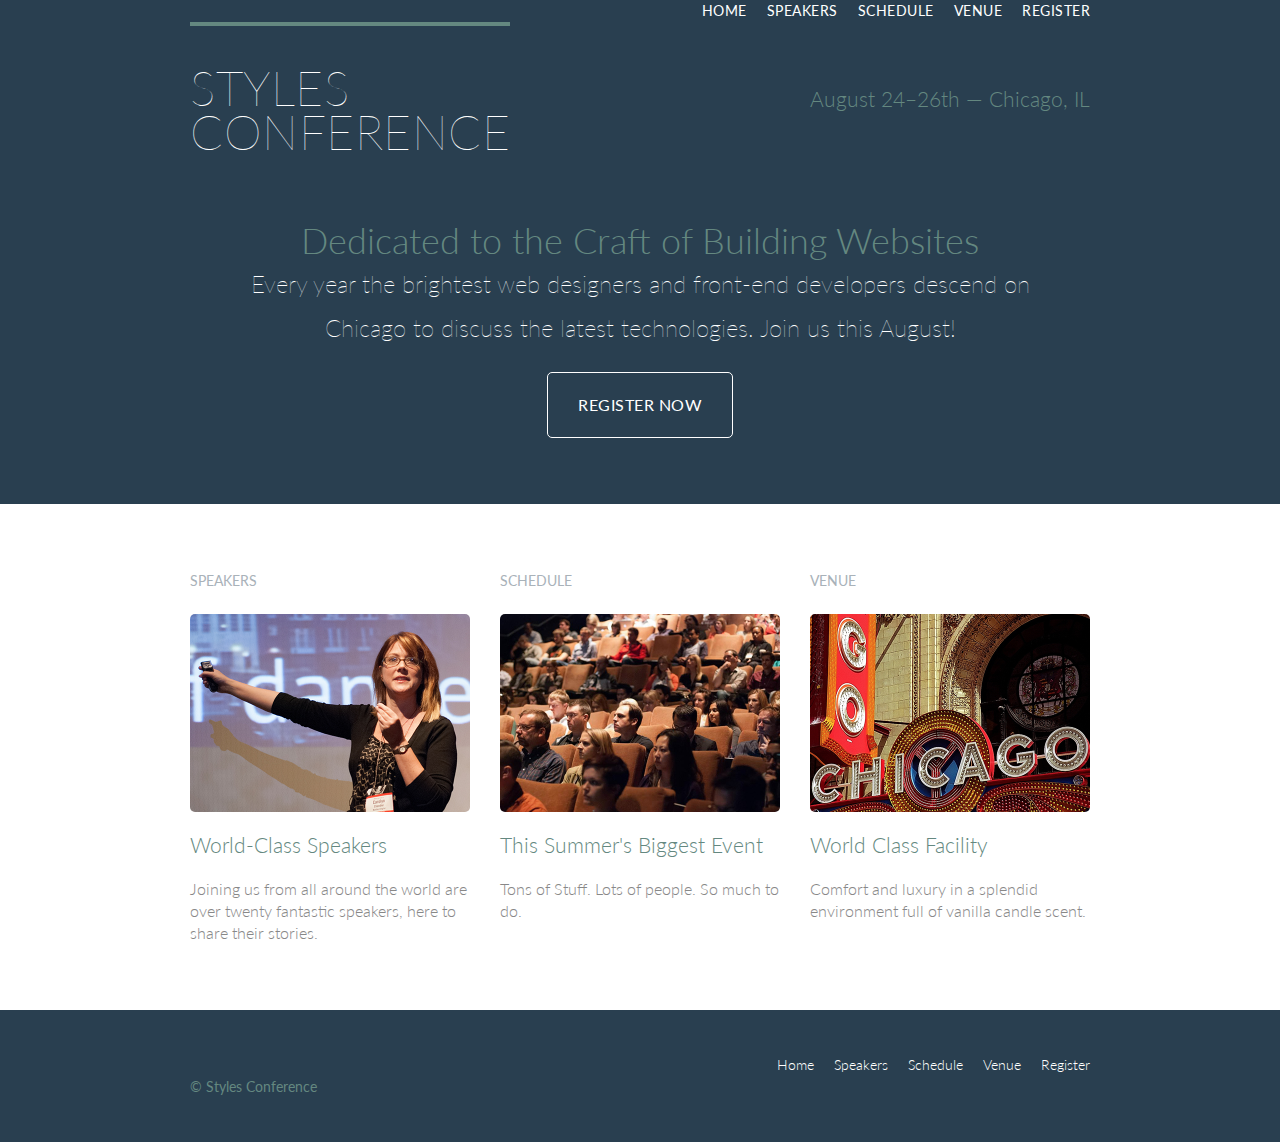
<file: A Beginners Guide to HTML and CSS/styles-conference/index.html>
<!DOCTYPE html>
<hmtl lang = "en">
	<head>
    <meta charset="utf-8">
    <title>Styles Conference</title>
    <link rel="stylesheet" href="assets/stylesheets/main.css">
    <link rel="stylesheet"
  href="http://fonts.googleapis.com/css?family=Lato:100,300,400">
  </head>

  <body>
    <header class="primary-header container group">
        
      <nav class="nav primary-nav">

        <ul>

          <li><a href="index.html">Home</a></li><!--
          --><li><a href="speakers.html">Speakers</a></li><!--
          --><li><a href="schedule.html">Schedule</a></li><!--
          --><li><a href="venue.html">Venue</a></li><!--
          --><li><a href="register.html">Register</a></li>

        </ul>

      </nav>

      <h1 class = "logo">
        <a href = "index.html">Styles <br> Conference</a>
      </h1>
      <h3 class="tagline">August 24&ndash;26th &mdash; Chicago, IL</h3>
    </header>

    <section class="hero container">
      <h2>Dedicated to the Craft of Building Websites</h2>
      <p>Every year the brightest web designers and front-end developers descend on Chicago to discuss the latest technologies. Join us this August!</p>
      <a class = "btn btn-alt" href="register.html">Register Now</a>
    </section>

    <section class="row"> 
    
      <div class="grid">

        <!-- Speakers -->
        <section class="teaser col-1-3">
          <h5>Speakers</h5>
          <a href="speakers.html">
            <img src="assets/images/home/speakers.jpg" alt="Professional Speaker">
            <h3>World-Class Speakers</h3>
          </a>
          <p>Joining us from all around the world are over twenty fantastic speakers, here to share their stories.</p>
        </section><!--
        Schedule
        --><section class="teaser col-1-3">
          <h5>Schedule</h5>
          <a href="schedule.html">
            <img src="assets/images/home/schedule.jpg" alt="Schedule">
            <h3>This Summer's Biggest Event</h3>
          </a>
          <p>Tons of Stuff. Lots of people. So much to do.</p>
        </section><!--

        --><section class="teaser col-1-3">
          <h5>Venue</h5>
          <a href="venue.hmtl">
            <img src="assets/images/home/venue.jpg" alt="The Venue">
            <h3>World Class Facility</h3>
          </a>
          <p>Comfort and luxury in a splendid environment full of vanilla candle scent.</p>
        </section>

      </div>

    </section>

    <footer class="container primary-footer group">

      <nav class="nav">

        <ul>

          <li><a href="index.html">Home</a></li><!--
          --><li><a href="speakers.html">Speakers</a></li><!--
          --><li><a href="schedule.html">Schedule</a></li><!--
          --><li><a href="venue.html">Venue</a></li><!--
          --><li><a href="register.html">Register</a></li>

        </ul>

      </nav>

      <small>&copy; Styles Conference</small>

    </footer>

  </body>

</hmtl>
</file>
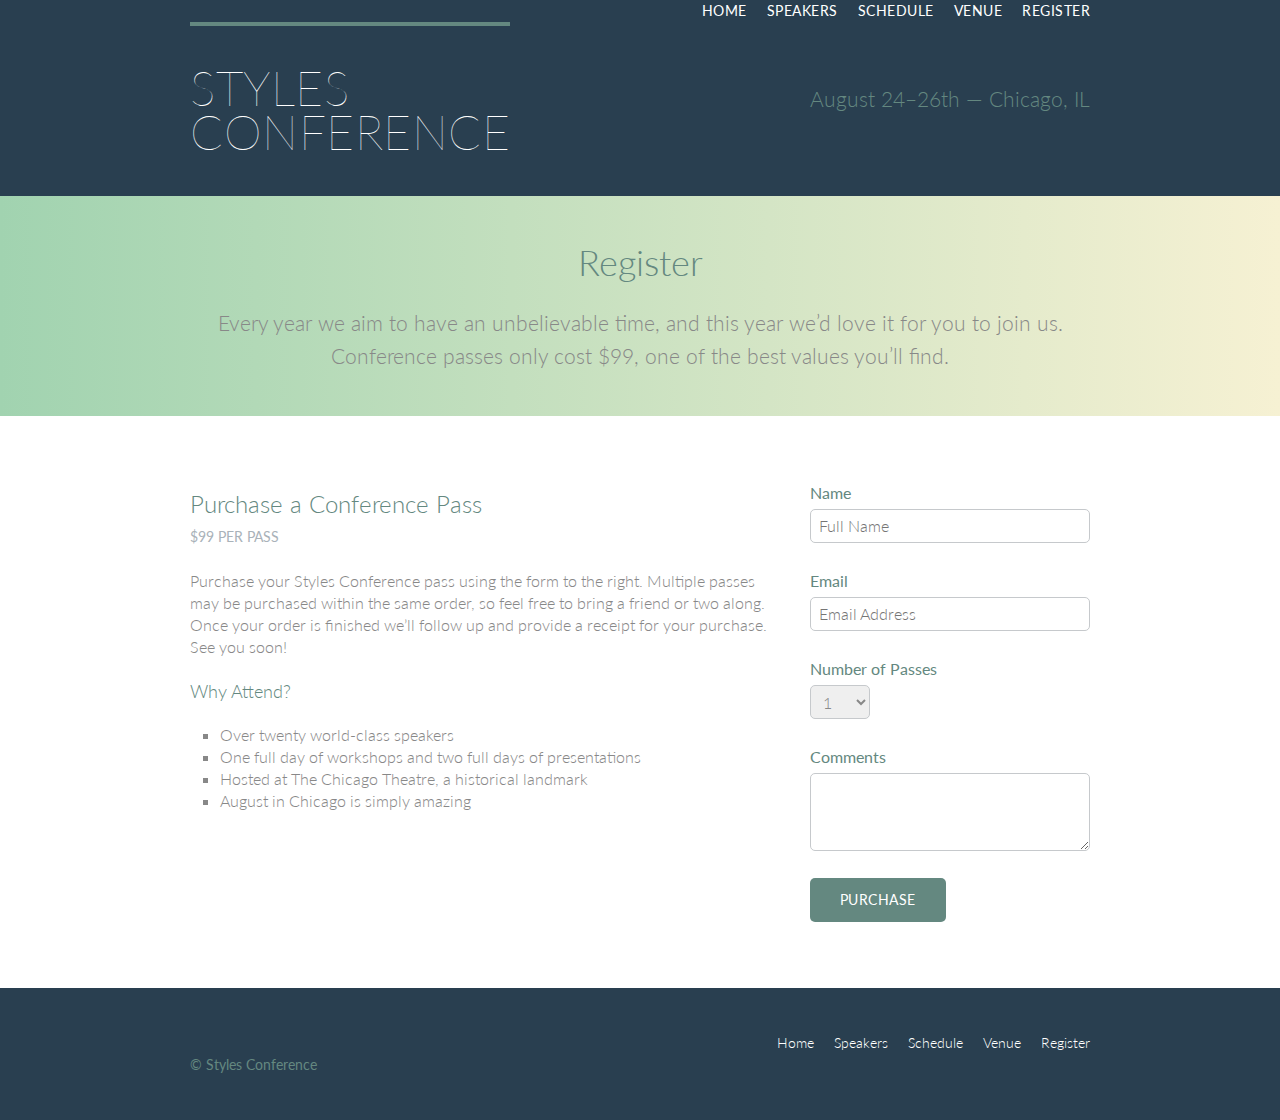
<file: A Beginners Guide to HTML and CSS/styles-conference/register.html>
<!DOCTYPE html>
<hmtl lang = "en">
	<head>
    <meta charset="utf-8">
    <title>Styles Conference</title>
    <link rel="stylesheet" href="assets/stylesheets/main.css">
    <link rel="stylesheet"
  href="http://fonts.googleapis.com/css?family=Lato:100,300,400">
  </head>
  <body>

    <header class="primary-header container group">
        
      <nav class="nav primary-nav">

        <ul>

          <li><a href="index.html">Home</a></li><!--
          --><li><a href="speakers.html">Speakers</a></li><!--
          --><li><a href="schedule.html">Schedule</a></li><!--
          --><li><a href="venue.html">Venue</a></li><!--
          --><li><a href="register.html">Register</a></li>

        </ul>

      </nav>

      <h1 class = "logo">
        <a href = "index.html">Styles <br> Conference</a>
      </h1>
      <h3 class="tagline">August 24&ndash;26th &mdash; Chicago, IL</h3>
    </header>

    <!-- Lead -->

    <section class="row-alt">
      <div class="lead container">

        <h1>Register</h1>

        <p>Every year we aim to have an unbelievable time, and this year we&#8217;d love it for you to join us. Conference passes only cost $99, one of the best values you&#8217;ll find.</p>

      </div>
    </section>

    <!-- Stuff! -->

    <section class="row">

      <div class="grid">

        <section class="col-2-3">

          <h2>Purchase a Conference Pass</h2>
          <h5>$99 per Pass</h5>

          <p>Purchase your Styles Conference pass using the form to the right. Multiple passes may be purchased within the same order, so feel free to bring a friend or two along. Once your order is finished we&#8217;ll follow up and provide a receipt for your purchase. See you soon!</p>

          <h4>Why Attend?</h4>

          <ul class="why-attend">
          <li>Over twenty world-class speakers</li>
            <li>One full day of workshops and two full days of presentations</li>
            <li>Hosted at The Chicago Theatre, a historical landmark</li>
            <li>August in Chicago is simply amazing</li>
          </ul>
          
        </section><!--

        --><form class="col-1-3" action="#" method="post">
          <fieldset class="register-group">
            <label>Name
              <input type="text" name="name" placeholder="Full Name" required>
            </label>

            <label>Email
              <input type="email" name="email" placeholder="Email Address" required>
            </label>

            <label>Number of Passes
              <select name="quantity" required>
                <option value="1" selected>1</option>
                <option value="2">2</option>
                <option value="3">3</option>
                <option value="4">4</option>
                <option value="5">5</option>
              </select>
            </label>

            <label>Comments
              <textarea name="comments"></textarea>
            </label>

          </fieldset>

          <input class="btn btn-default" type="submit" name="submit" value="Purchase">
          
        </form>
        
      </div>

    </section>


    <footer class="container primary-footer group">

      <nav class="nav">
      
        <ul>

          <li><a href="index.html">Home</a></li><!--
          --><li><a href="speakers.html">Speakers</a></li><!--
          --><li><a href="schedule.html">Schedule</a></li><!--
          --><li><a href="venue.html">Venue</a></li><!--
          --><li><a href="register.html">Register</a></li>

        </ul>

      </nav>

      <small>&copy; Styles Conference</small>

    </footer>
    
  </body>
</hmtl>
</file>
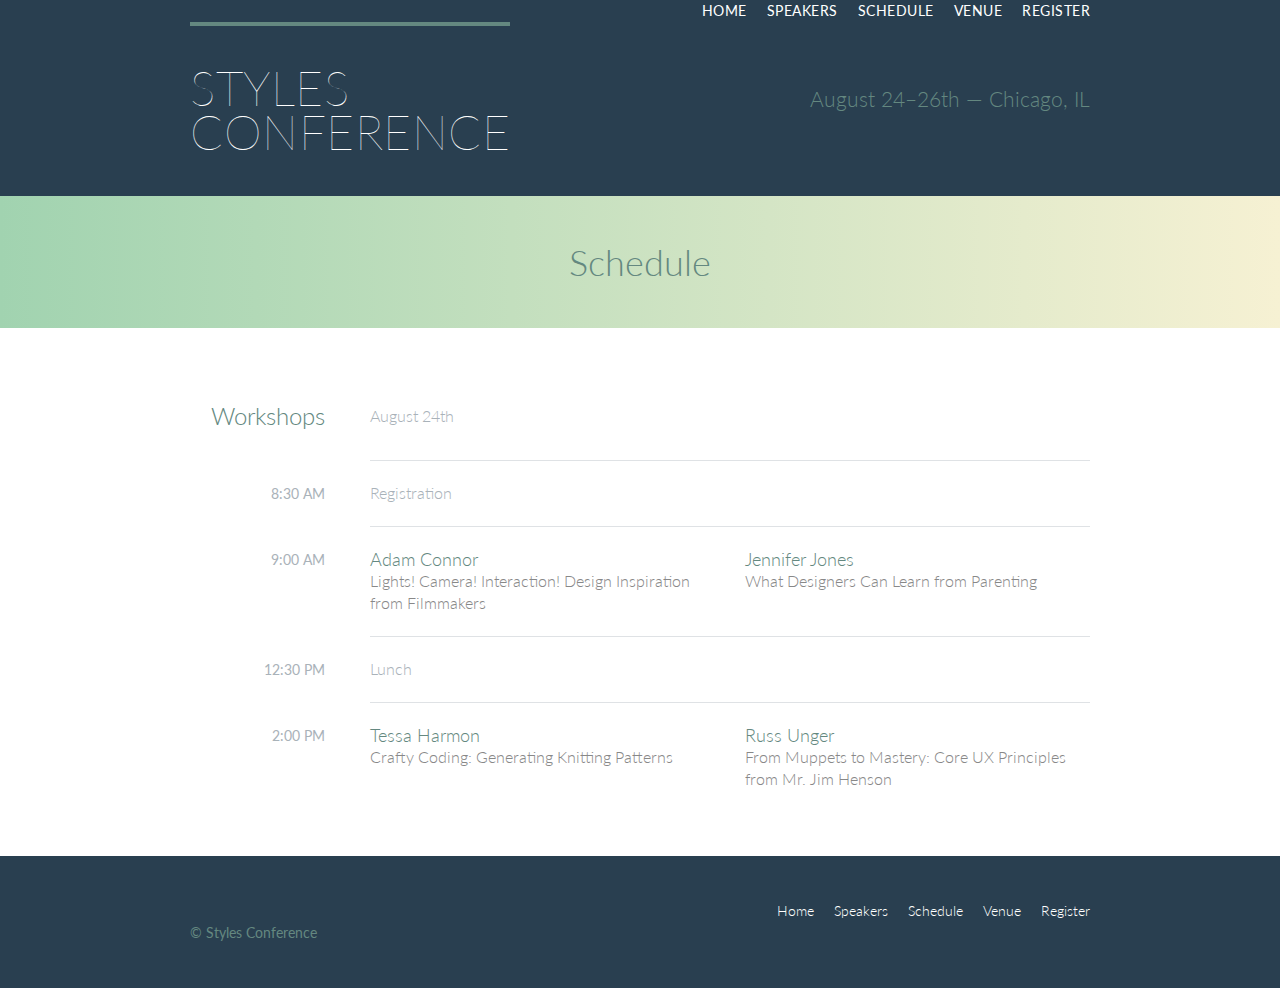
<file: A Beginners Guide to HTML and CSS/styles-conference/schedule.html>
<!DOCTYPE html>
<hmtl lang = "en">
	<head>
    <meta charset="utf-8">
    <title>Styles Conference</title>
    <link rel="stylesheet" href="assets/stylesheets/main.css">
    <link rel="stylesheet"
  href="http://fonts.googleapis.com/css?family=Lato:100,300,400">
  </head>
  <body>

    <header class="primary-header container group">
        
      <nav class="nav primary-nav">

        <ul>

          <li><a href="index.html">Home</a></li><!--
          --><li><a href="speakers.html">Speakers</a></li><!--
          --><li><a href="schedule.html">Schedule</a></li><!--
          --><li><a href="venue.html">Venue</a></li><!--
          --><li><a href="register.html">Register</a></li>

        </ul>

      </nav>

      <h1 class = "logo">
        <a href = "index.html">Styles <br> Conference</a>
      </h1>
      <h3 class="tagline">August 24&ndash;26th &mdash; Chicago, IL</h3>
    </header>

    <section class="row-alt">
      <div class="lead container">

        <h1>Schedule</h1>

      </div>
    </section>

    <section class="row">

      <div class="container">

        <table>

          <thead>

            <tr>

              <th scope="row">Workshops</th>
              <td class="schedule-offset" colspan="2">August 24th</td>

            </tr>

          </thead>

          <tbody>

          <tr>
            
            <th scope="row">
              <time datetime="08:30:00">8:30 AM</time>
            </th>

            <td class="schedule-offset" colspan="2">Registration</td>

          </tr>
          <tr>
            
            <th scope="row">
              
              <time datetime="09:00:00">9:00 AM</time>

            </th>
            <td>
              <a href="speakers.html#adam-connor">
              <h4>Adam Connor</h4>
              Lights! Camera! Interaction! Design Inspiration from Filmmakers
              </a>
            </td>
            <td>
              <a href="speakers.html#jennifer-jones">
                <h4>Jennifer Jones</h4>
                What Designers Can Learn from Parenting
              </a>
            </td>

          </tr>
          <tr>
            <th scope="row">
              <time datetime="12:30:00">12:30 PM</time>
            </th>
            <td  class="schedule-offset" colspan="2">
              Lunch
            </td>
          </tr>
          <tr>
            <th scope="row">
              <time datetime="14:00">2:00 PM</time>
            </th>
            <td>
              <a href="speakers.html#tessa-harmon">
                <h4>Tessa Harmon</h4>
                Crafty Coding: Generating Knitting Patterns
              </a>
            </td>
            <td>
              <a href="speakers.html#russ-unger">
                <h4>Russ Unger</h4>
                From Muppets to Mastery: Core UX Principles from Mr. Jim Henson
              </a>
            </td>
          </tr>

          </tbody>

        </table>
        
      </div>

    </section>


    <footer class="container primary-footer group">

      <nav class="nav">
      
        <ul>

          <li><a href="index.html">Home</a></li><!--
          --><li><a href="speakers.html">Speakers</a></li><!--
          --><li><a href="schedule.html">Schedule</a></li><!--
          --><li><a href="venue.html">Venue</a></li><!--
          --><li><a href="register.html">Register</a></li>

        </ul>

      </nav>

      <small>&copy; Styles Conference</small>

    </footer>
  </body>
</hmtl>
</file>
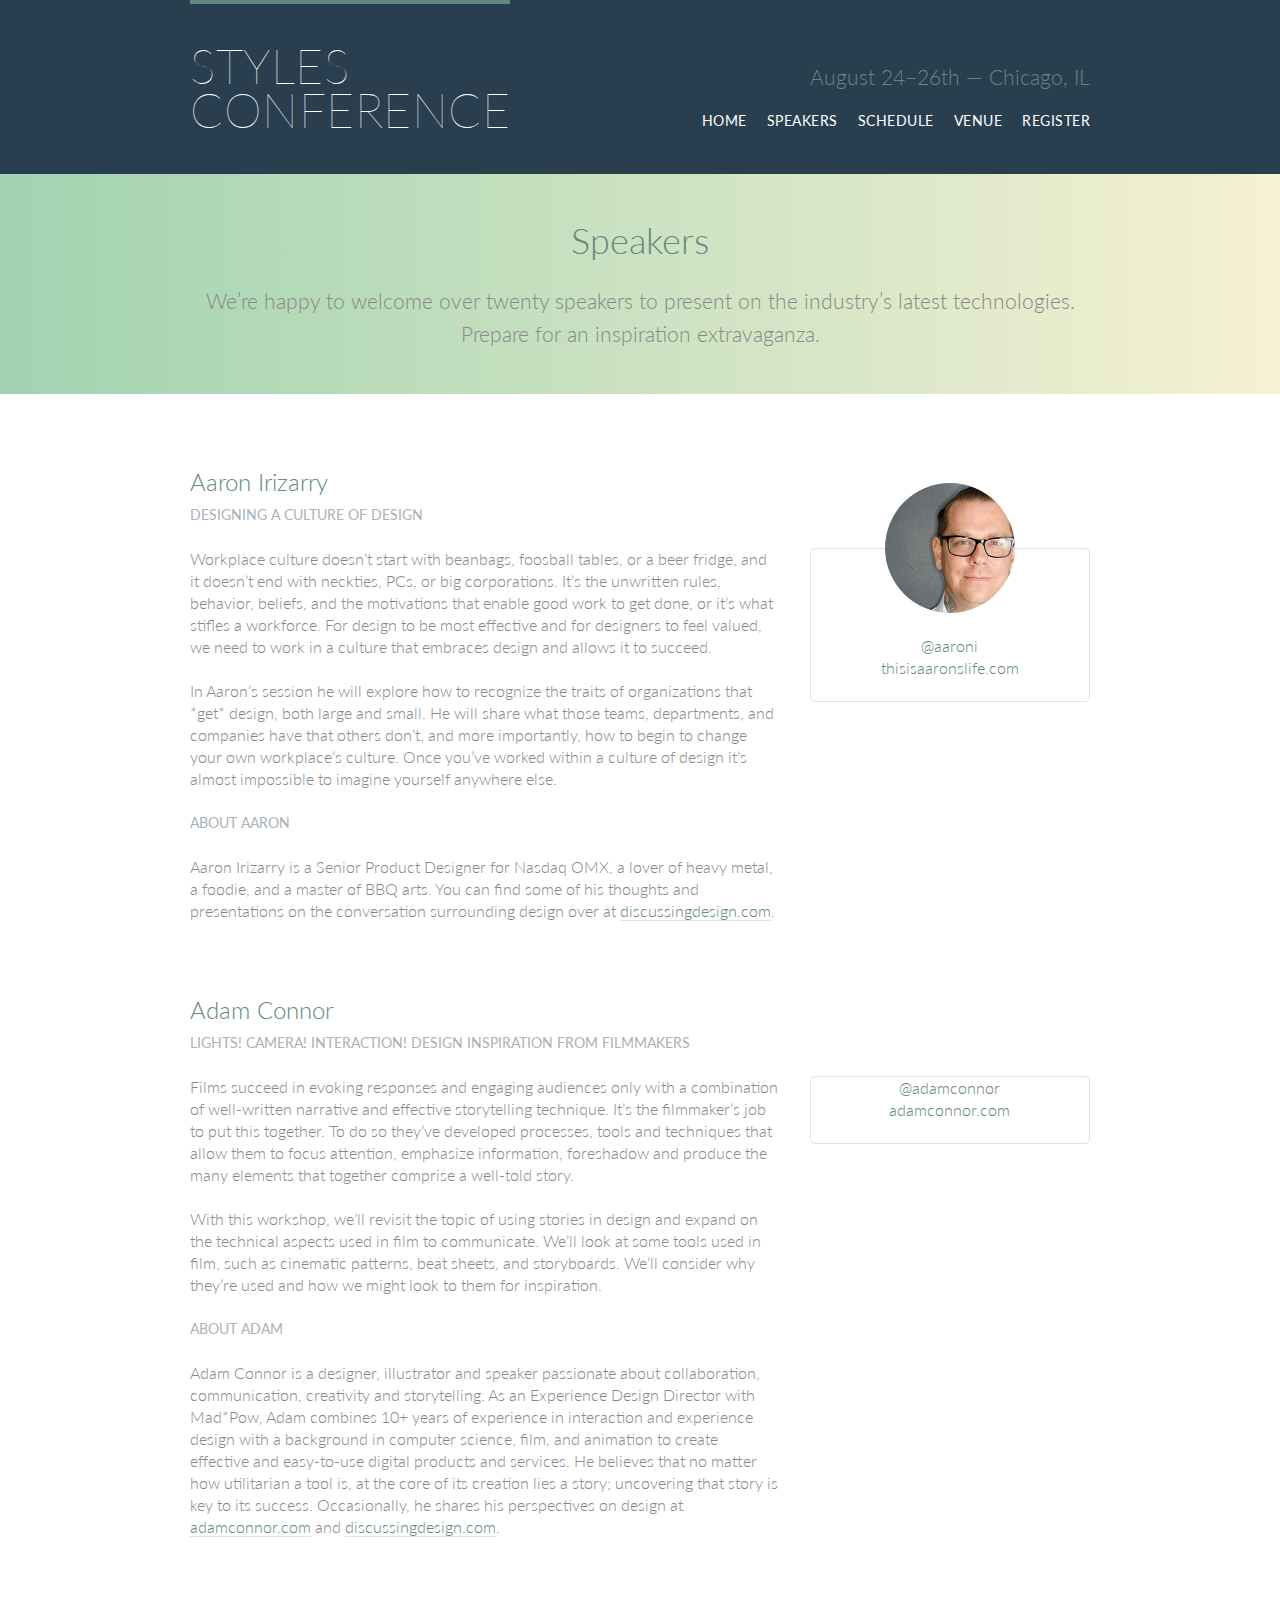
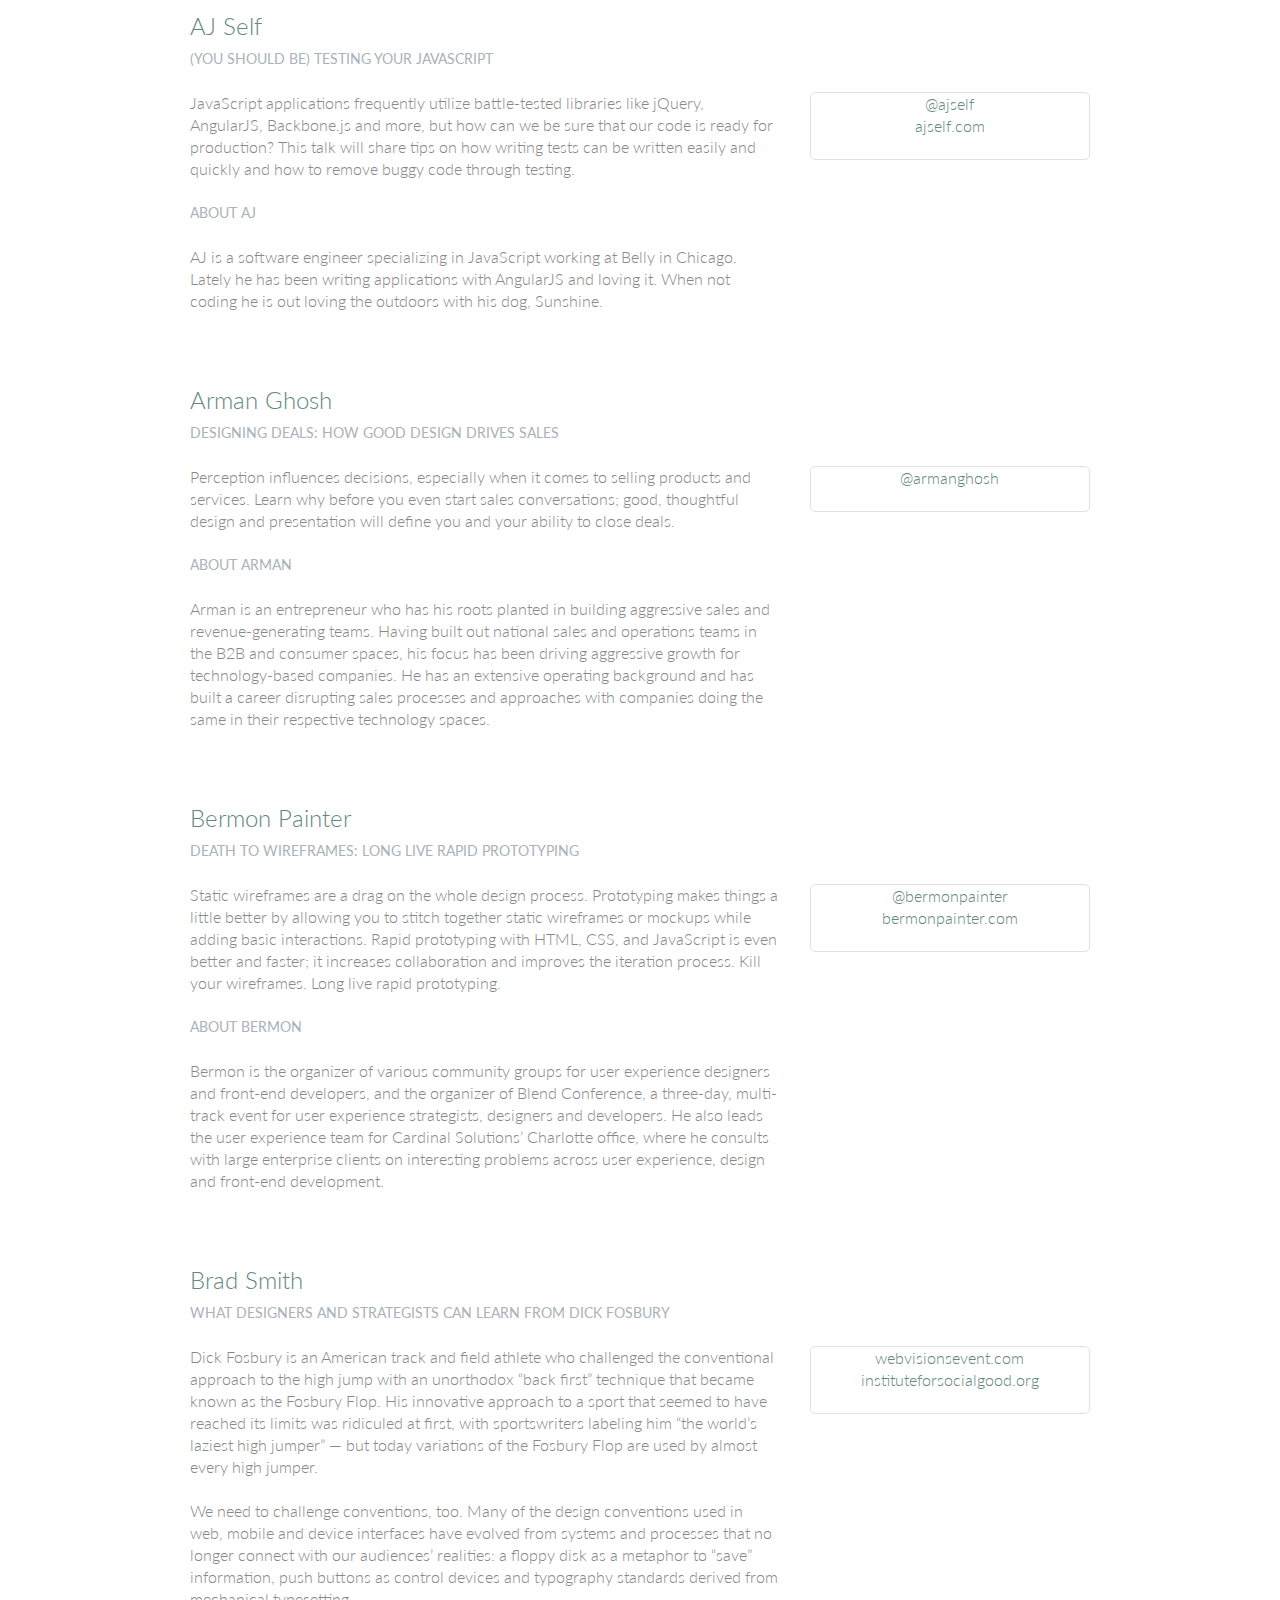
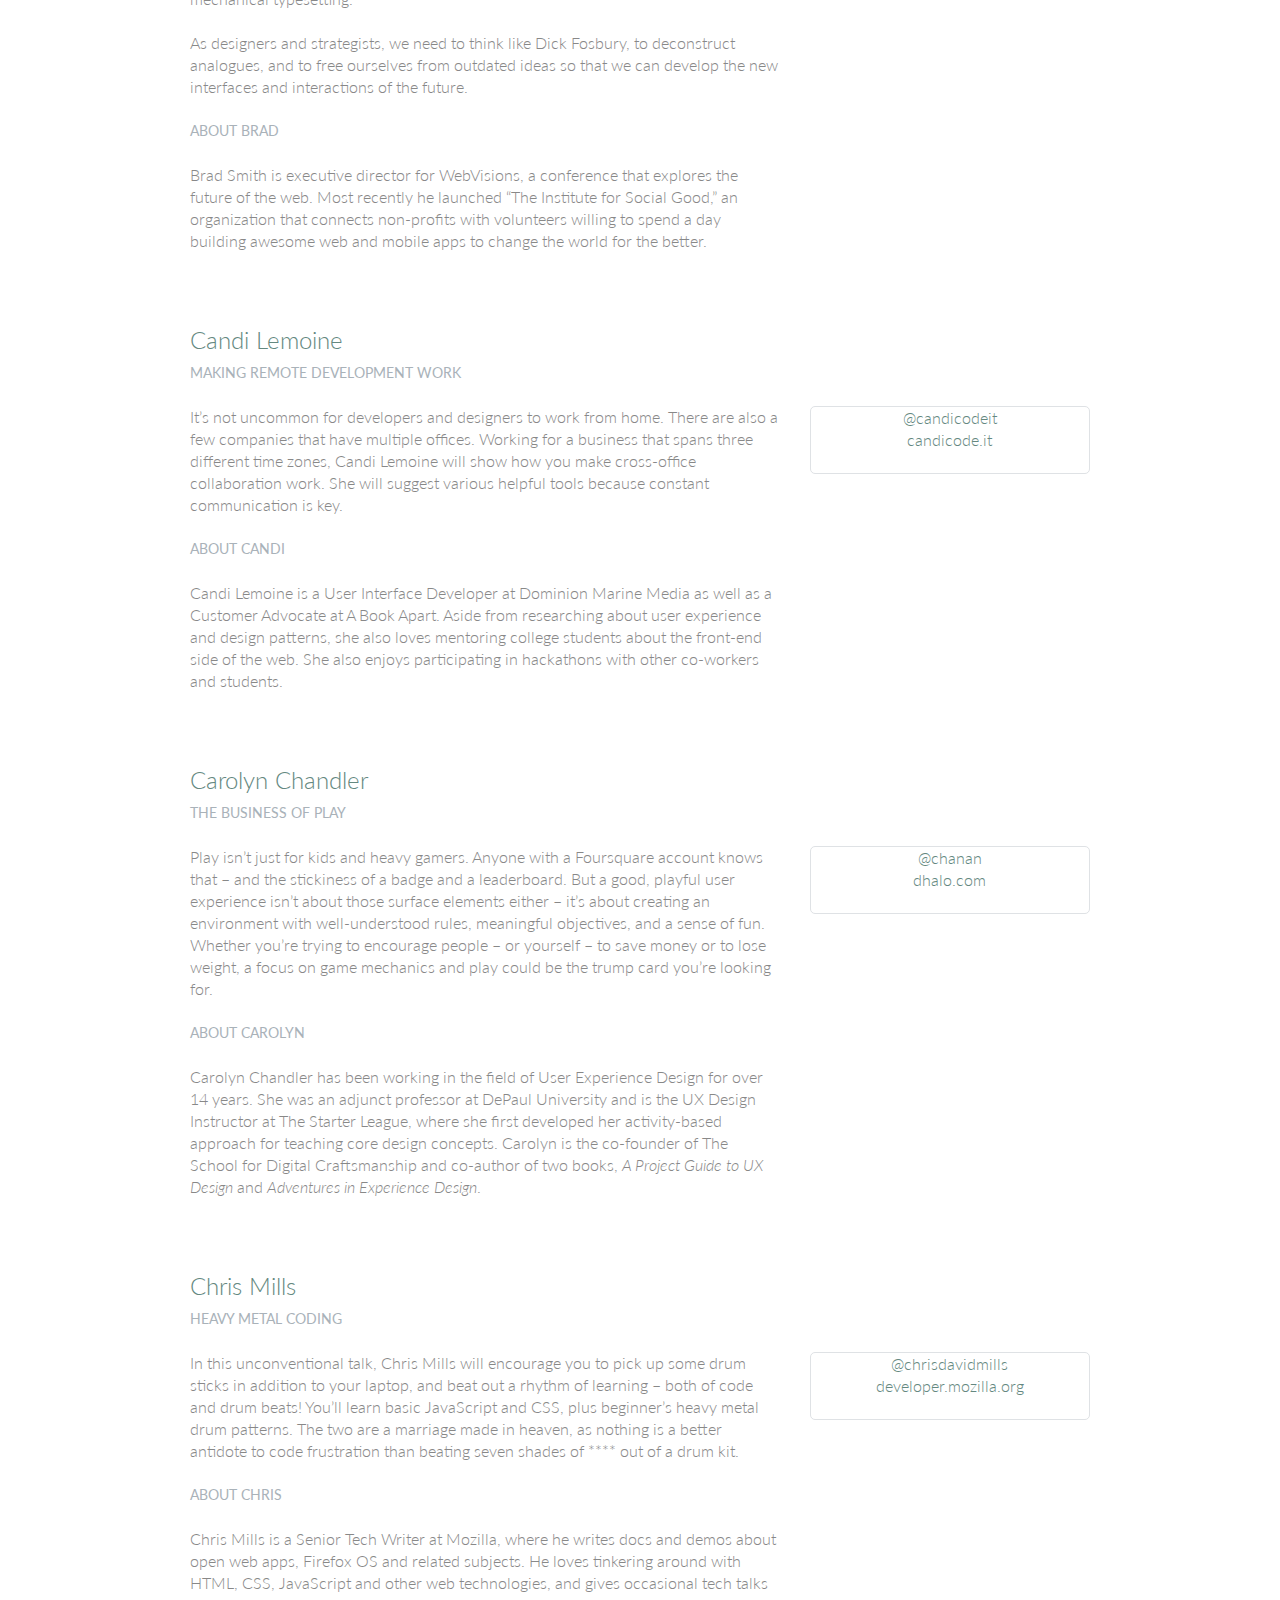
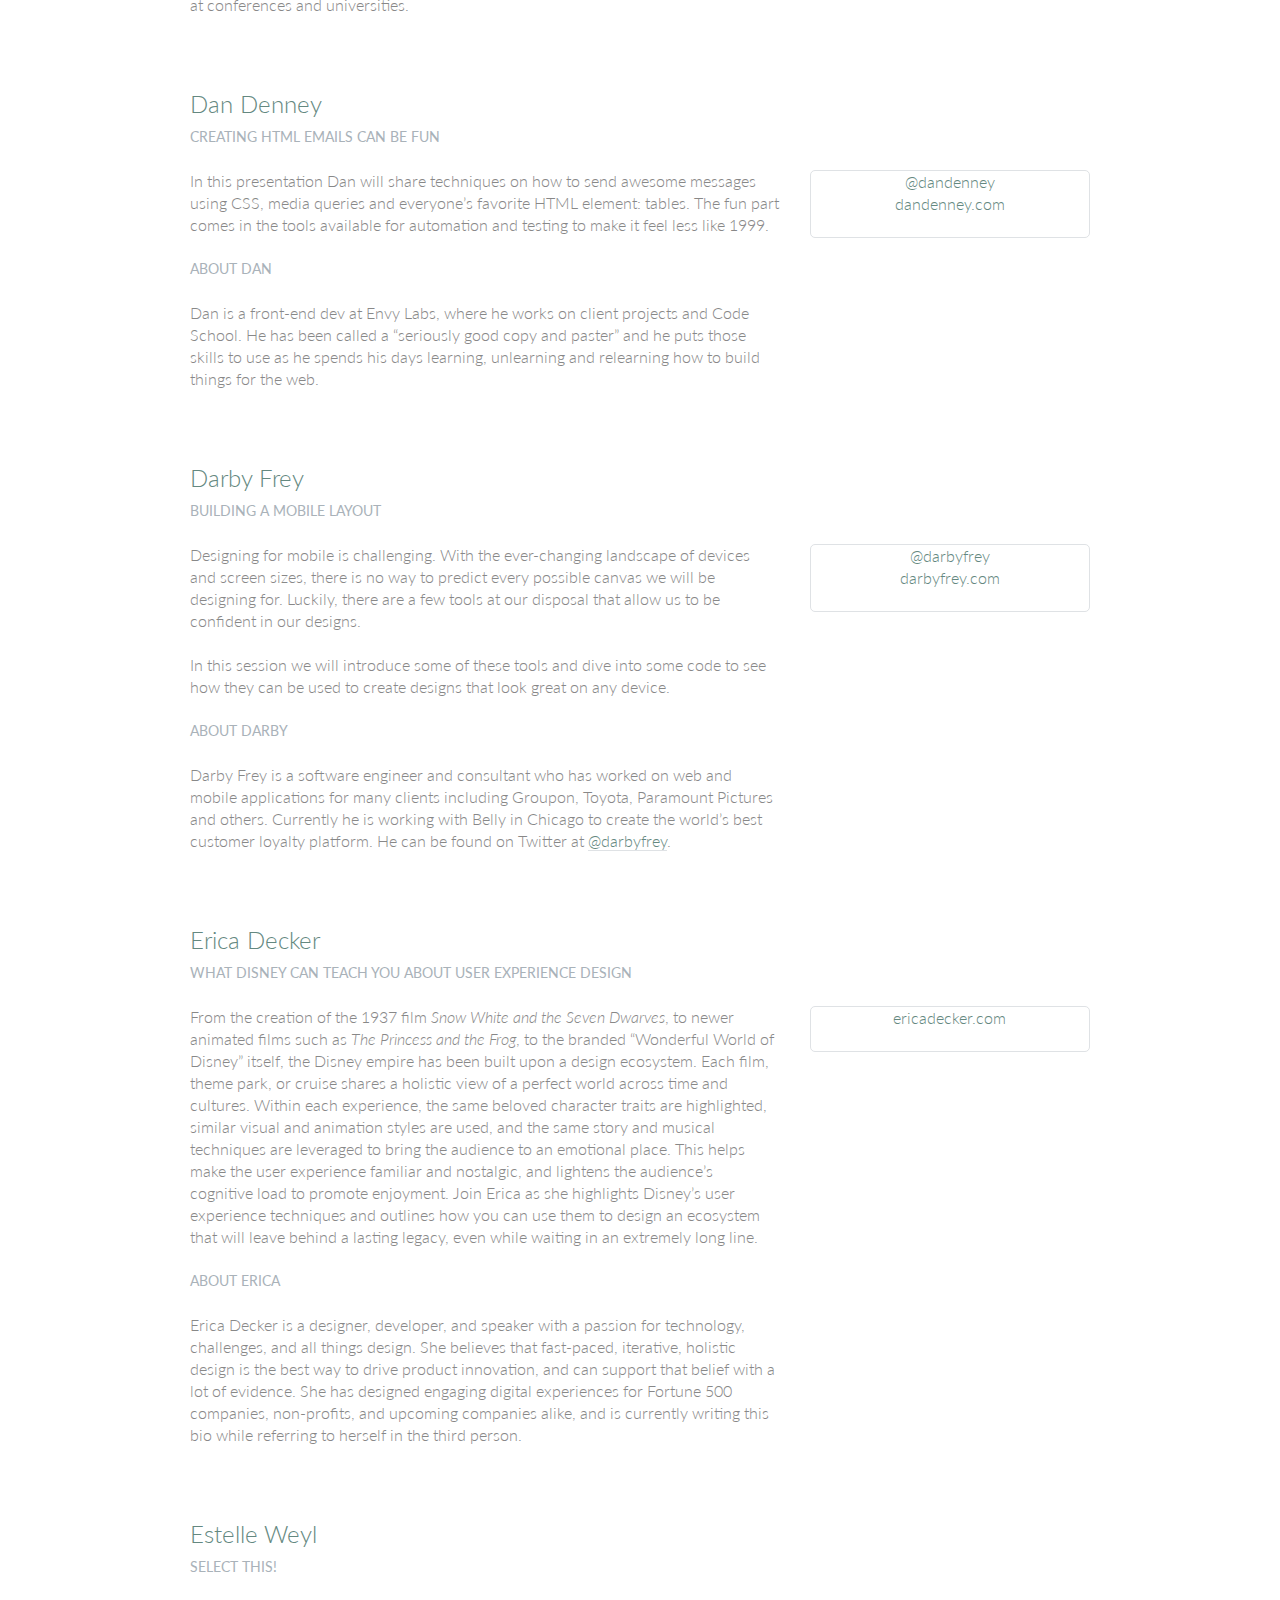
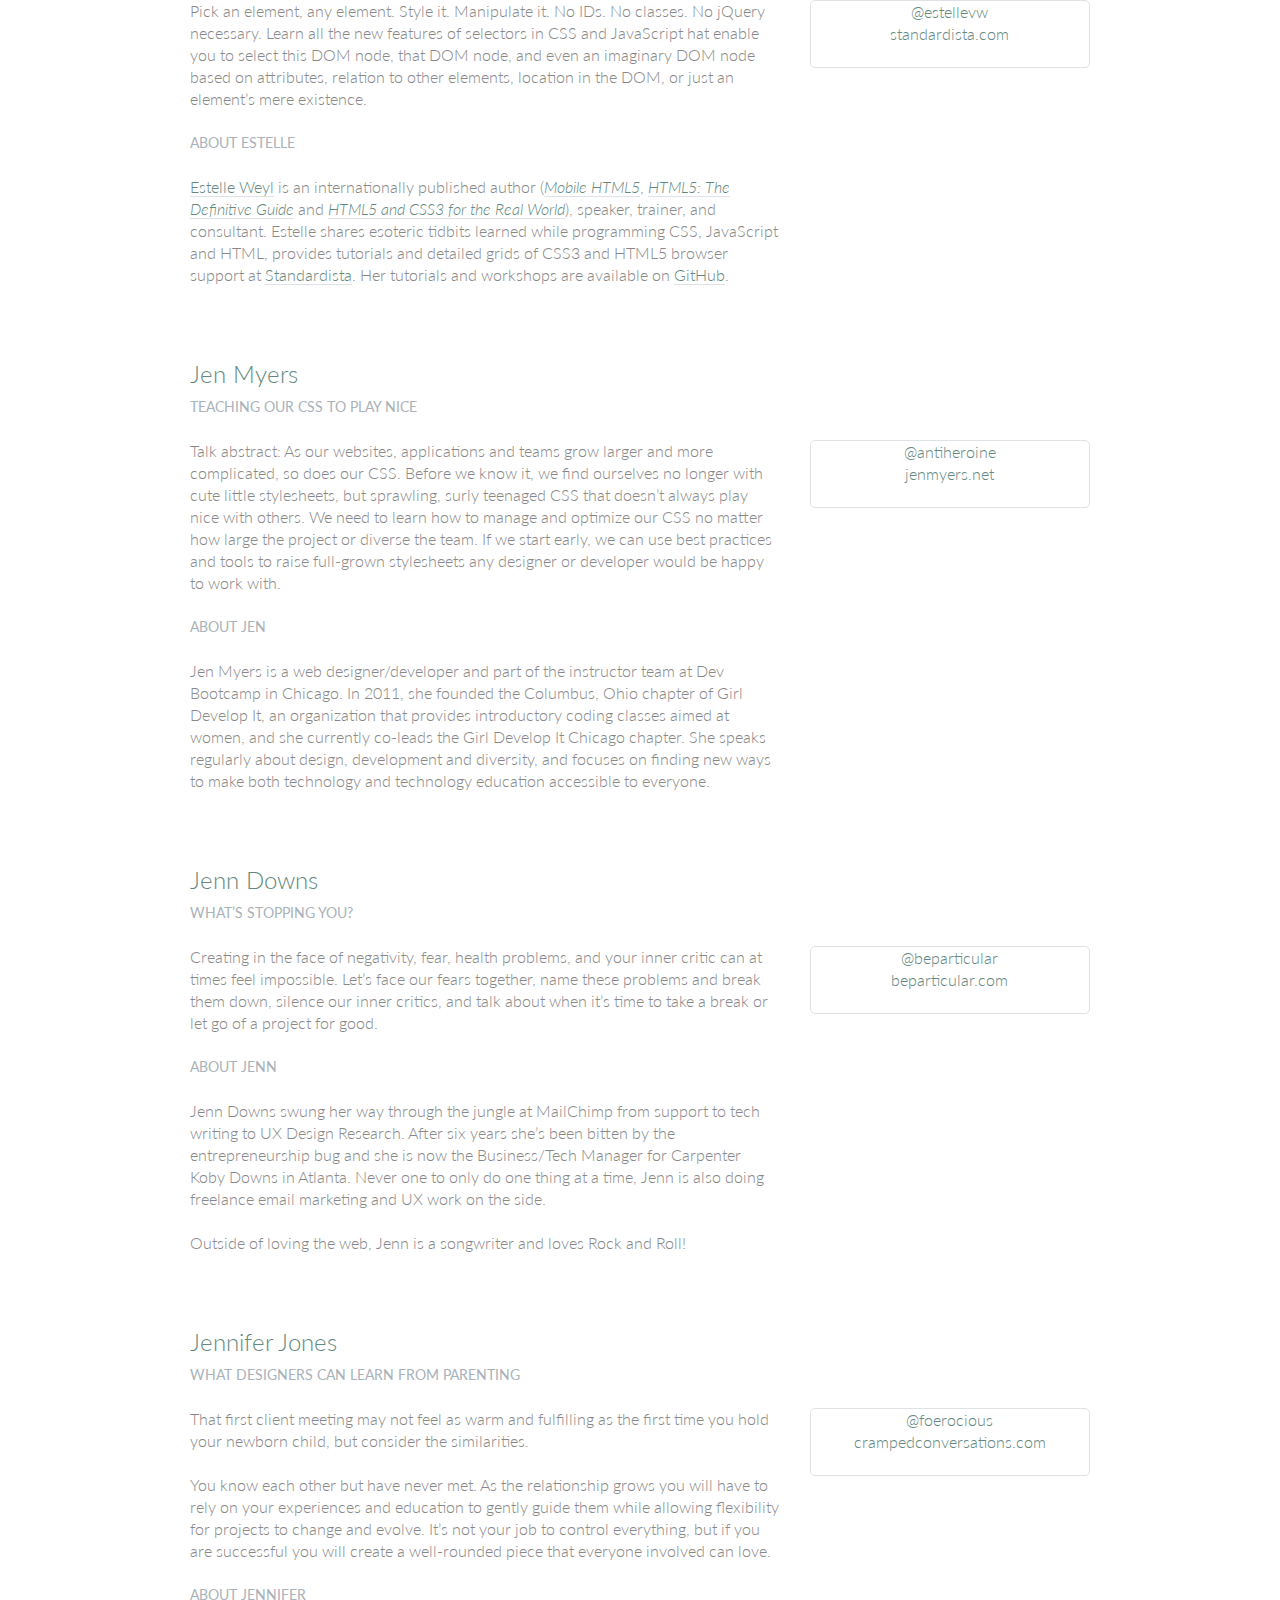
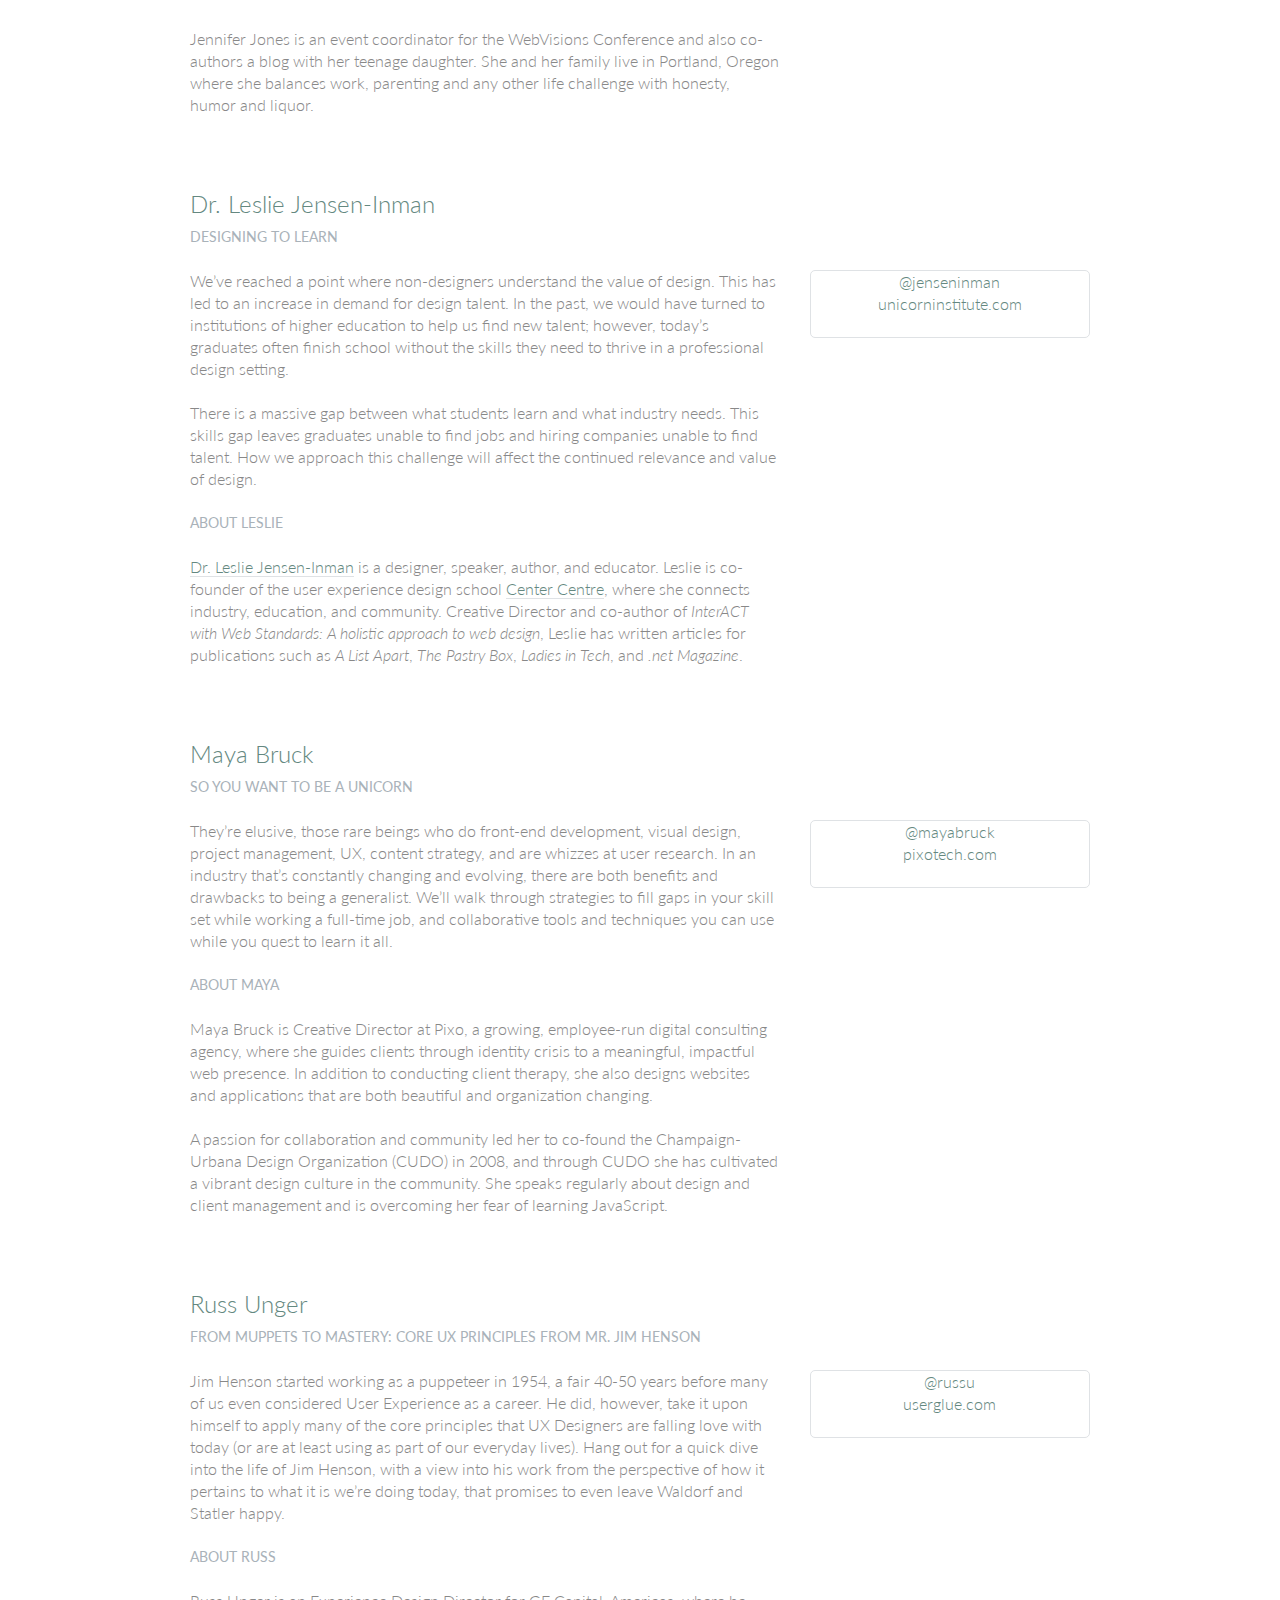
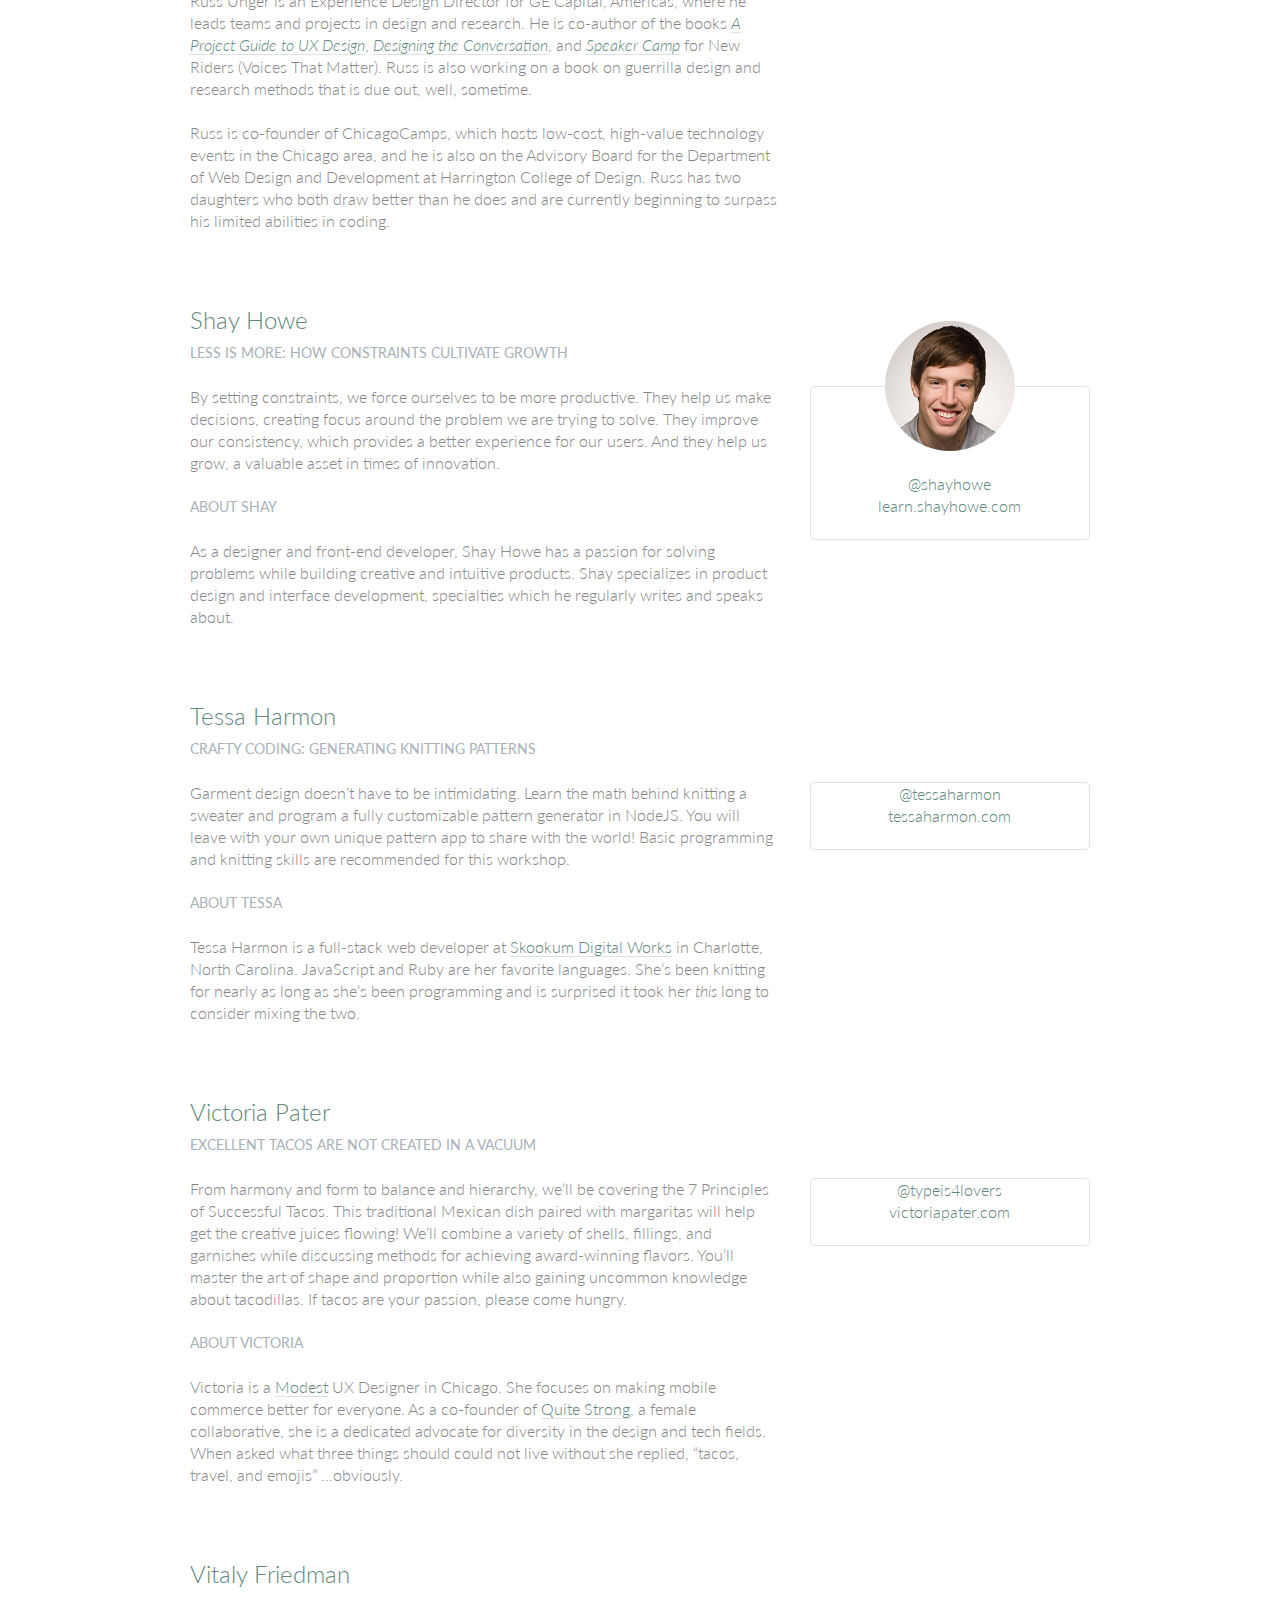
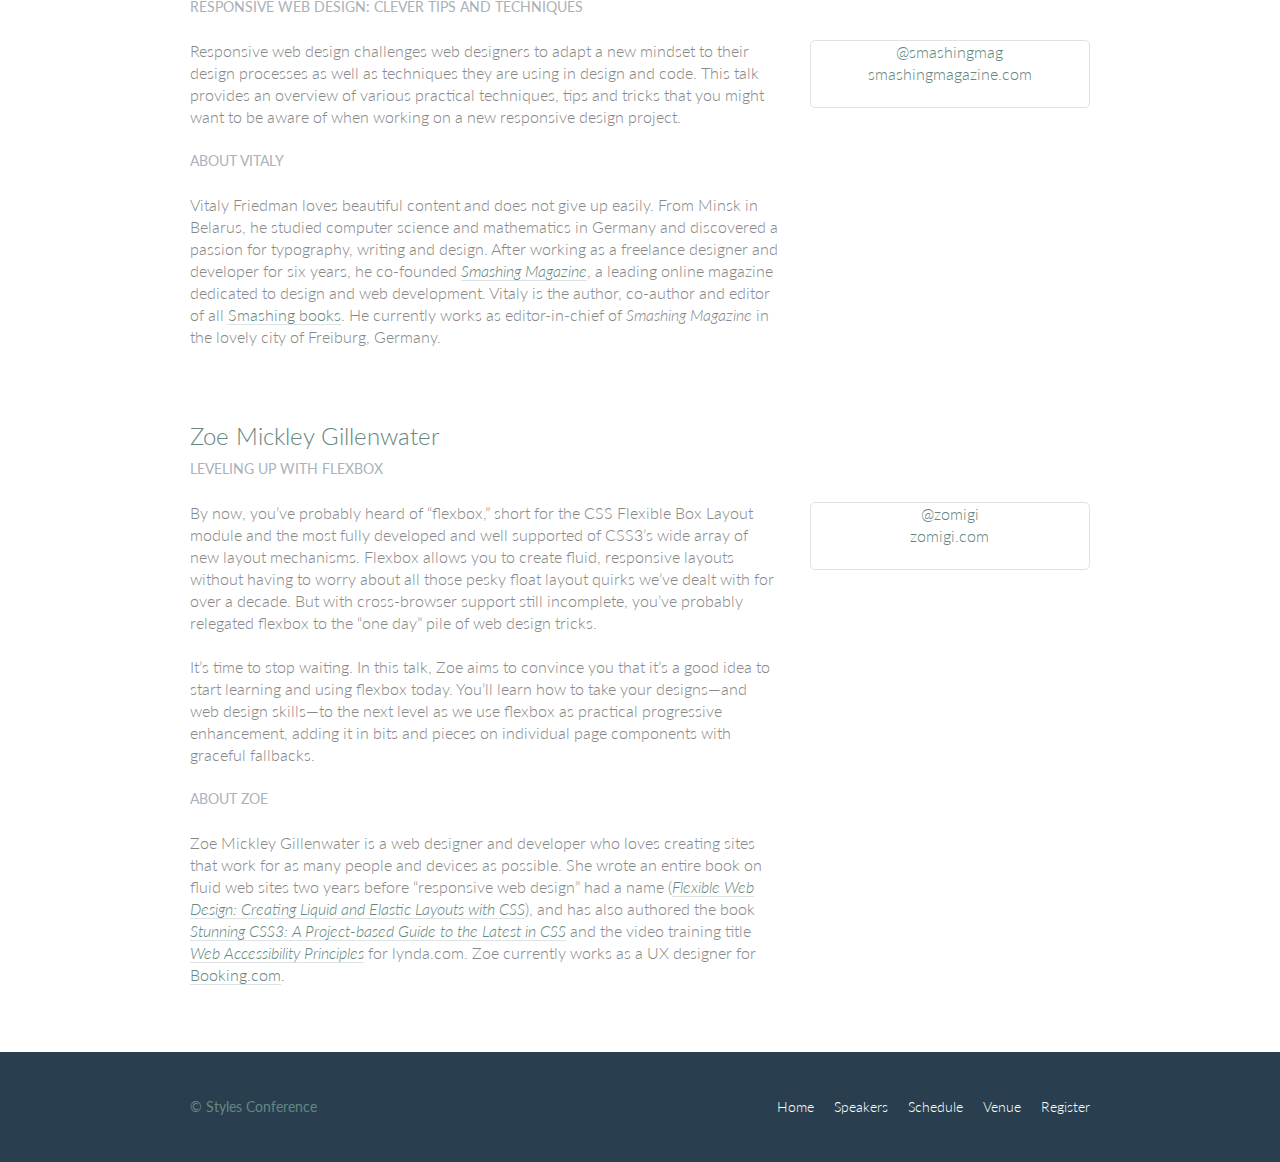
<file: A Beginners Guide to HTML and CSS/styles-conference/speakers.html>
<!DOCTYPE html>
<html lang="en">

  <head>
    <meta charset="utf-8">
    <title>Speakers - Styles Conference</title>
    <link rel="stylesheet" href="assets/stylesheets/main.css">
    <link rel="stylesheet" href="http://fonts.googleapis.com/css?family=Lato:100,300,400">
  </head>

  <body>

    <!-- Header -->

    <header class="primary-header container group">

      <h1 class="logo">
        <a href="index.html">Styles <br> Conference</a>
      </h1>

      <h3 class="tagline">August 24&ndash;26th &mdash; Chicago, IL</h3>

      <nav class="nav primary-nav">
        <ul>
          <li><a href="index.html">Home</a></li><!--
          --><li><a href="speakers.html">Speakers</a></li><!--
          --><li><a href="schedule.html">Schedule</a></li><!--
          --><li><a href="venue.html">Venue</a></li><!--
          --><li><a href="register.html">Register</a></li>
        </ul>
      </nav>

    </header>

    <!-- Lead -->

    <section class="row-alt">
      <div class="lead container">

        <h1>Speakers</h1>

        <p>We&#8217;re happy to welcome over twenty speakers to present on the industry&#8217;s latest technologies. Prepare for an inspiration extravaganza.</p>

      </div>
    </section>

    <!-- Main content -->

    <section class="row">
      <div class="grid">

        <!-- Aaron Irizarry -->

        <section class="speaker" id="aaron-irizarry">

          <div class="col-2-3">

            <h2>Aaron Irizarry</h2>
            <h5>Designing a Culture of Design</h5>

            <p>Workplace culture doesn&#8217;t start with beanbags, foosball tables, or a beer fridge, and it doesn&#8217;t end with neckties, PCs, or big corporations. It&#8217;s the unwritten rules, behavior, beliefs, and the motivations that enable good work to get done, or it&#8217;s what stifles a workforce. For design to be most effective and for designers to feel valued, we need to work in a culture that embraces design and allows it to succeed.</p>

            <p>In Aaron&#8217;s session he will explore how to recognize the traits of organizations that *get* design, both large and small. He will share what those teams, departments, and companies have that others don&#8217;t, and more importantly, how to begin to change your own workplace&#8217;s culture. Once you&#8217;ve worked within a culture of design it&#8217;s almost impossible to imagine yourself anywhere else.</p>

            <h5>About Aaron</h5>

            <p>Aaron Irizarry is a Senior Product Designer for Nasdaq OMX, a lover of heavy metal, a foodie, and a master of BBQ arts. You can find some of his thoughts and presentations on the conversation surrounding design over at <a href="http://www.discussingdesign.com/">discussingdesign.com</a>.</p>

          </div><!--

          --><aside class="col-1-3">
            <div class="speaker-info">

            <img src="assets/images/speakers/aaron-irizarry.jpg" alt="Aaron Irizarry">

              <ul>
                <li><a href="https://twitter.com/aaroni">@aaroni</a></li>
                <li><a href="http://www.thisisaaronslife.com/">thisisaaronslife.com</a></li>
              </ul>

            </div>
          </aside>

        </section>

        <!-- Adam Connor -->

        <section class="speaker" id="adam-connor">

          <div class="col-2-3">

            <h2>Adam Connor</h2>
            <h5>Lights! Camera! Interaction! Design Inspiration from Filmmakers</h5>

            <p>Films succeed in evoking responses and engaging audiences only with a combination of well-written narrative and effective storytelling technique. It&#8217;s the filmmaker&#8217;s job to put this together. To do so they&#8217;ve developed processes, tools and techniques that allow them to focus attention, emphasize information, foreshadow and produce the many elements that together comprise a well-told story.</p>

            <p>With this workshop, we&#8217;ll revisit the topic of using stories in design and expand on the technical aspects used in film to communicate. We&#8217;ll look at some tools used in film, such as cinematic patterns, beat sheets, and storyboards. We&#8217;ll consider why they&#8217;re used and how we might look to them for inspiration.</p>

            <h5>About Adam</h5>

            <p>Adam Connor is a designer, illustrator and speaker passionate about collaboration, communication, creativity and storytelling. As an Experience Design Director with Mad*Pow, Adam combines 10+ years of experience in interaction and experience design with a background in computer science, film, and animation to create effective and easy-to-use digital products and services. He believes that no matter how utilitarian a tool is, at the core of its creation lies a story; uncovering that story is key to its success. Occasionally, he shares his perspectives on design at <a href="http://adamconnor.com/">adamconnor.com</a> and <a href="http://www.discussingdesign.com/">discussingdesign.com</a>.</p>

          </div><!--

          --><aside class="col-1-3">
            <div class="speaker-info">

              <ul>
                <li><a href="https://twitter.com/adamconnor">@adamconnor</a></li>
                <li><a href="http://adamconnor.com/">adamconnor.com</a></li>
              </ul>

            </div>
          </aside>

        </section>

        <!-- AJ Self -->

        <section class="speaker" id="aj-self">

          <div class="col-2-3">

            <h2>AJ Self</h2>
            <h5>(You Should Be) Testing Your JavaScript</h5>

            <p>JavaScript applications frequently utilize battle-tested libraries like jQuery, AngularJS, Backbone.js and more, but how can we be sure that our code is ready for production? This talk will share tips on how writing tests can be written easily and quickly and how to remove buggy code through testing.</p>

            <h5>About AJ</h5>

            <p>AJ is a software engineer specializing in JavaScript working at Belly in Chicago. Lately he has been writing applications with AngularJS and loving it. When not coding he is out loving the outdoors with his dog, Sunshine.</p>

          </div><!--

          --><aside class="col-1-3">
            <div class="speaker-info">

              <ul>
                <li><a href="https://twitter.com/ajself">@ajself</a></li>
                <li><a href="http://www.ajself.com/">ajself.com</a></li>
              </ul>

            </div>
          </aside>

        </section>

        <!-- Arman Ghosh -->

        <section class="speaker" id="arman-ghosh">

          <div class="col-2-3">

            <h2>Arman Ghosh</h2>
            <h5>Designing Deals: How Good Design Drives Sales</h5>

            <p>Perception influences decisions, especially when it comes to selling products and services. Learn why before you even start sales conversations; good, thoughtful design and presentation will define you and your ability to close deals.</p>

            <h5>About Arman</h5>

            <p>Arman is an entrepreneur who has his roots planted in building aggressive sales and revenue-generating teams. Having built out national sales and operations teams in the B2B and consumer spaces, his focus has been driving aggressive growth for technology-based companies. He has an extensive operating background and has built a career disrupting sales processes and approaches with companies doing the same in their respective technology spaces.</p>

          </div><!--

          --><aside class="col-1-3">
            <div class="speaker-info">

              <ul>
                <li><a href="https://twitter.com/armanghosh">@armanghosh</a></li>
              </ul>

            </div>
          </aside>

        </section>

        <!-- Bermon Painter -->

        <section class="speaker" id="bermon-painter">

          <div class="col-2-3">

            <h2>Bermon Painter</h2>
            <h5>Death to Wireframes: Long Live Rapid Prototyping</h5>

            <p>Static wireframes are a drag on the whole design process. Prototyping makes things a little better by allowing you to stitch together static wireframes or mockups while adding basic interactions. Rapid prototyping with HTML, CSS, and JavaScript is even better and faster; it increases collaboration and improves the iteration process. Kill your wireframes. Long live rapid prototyping.</p>

            <h5>About Bermon</h5>

            <p>Bermon is the organizer of various community groups for user experience designers and front-end developers, and the organizer of Blend Conference, a three-day, multi-track event for user experience strategists, designers and developers. He also leads the user experience team for Cardinal Solutions&#8217; Charlotte office, where he consults with large enterprise clients on interesting problems across user experience, design and front-end development.</p>

          </div><!--

          --><aside class="col-1-3">
            <div class="speaker-info">

              <ul>
                <li><a href="https://twitter.com/bermonpainter">@bermonpainter</a></li>
                <li><a href="http://bermonpainter.com/">bermonpainter.com</a></li>
              </ul>

            </div>
          </aside>

        </section>

        <!-- Brad Smith -->

        <section class="speaker" id="brad-smith">

          <div class="col-2-3">

            <h2>Brad Smith</h2>
            <h5>What Designers and Strategists Can Learn from Dick Fosbury</h5>

            <p>Dick Fosbury is an American track and field athlete who challenged the conventional approach to the high jump with an unorthodox &#8220;back first&#8221; technique that became known as the Fosbury Flop. His innovative approach to a sport that seemed to have reached its limits was ridiculed at first, with sportswriters labeling him &#8220;the world&#8217;s laziest high jumper&#8221; &#8212; but today variations of the Fosbury Flop are used by almost every high jumper.</p>

            <p>We need to challenge conventions, too. Many of the design conventions used in web, mobile and device interfaces have evolved from systems and processes that no longer connect with our audiences&#8217; realities: a floppy disk as a metaphor to &#8220;save&#8221; information, push buttons as control devices and typography standards derived from mechanical typesetting.</p>

            <p>As designers and strategists, we need to think like Dick Fosbury, to deconstruct analogues, and to free ourselves from outdated ideas so that we can develop the new interfaces and interactions of the future.</p>

            <h5>About Brad</h5>

            <p>Brad Smith is executive director for WebVisions, a conference that explores the future of the web. Most recently he launched &#8220;The Institute for Social Good,&#8221; an organization that connects non-profits with volunteers willing to spend a day building awesome web and mobile apps to change the world for the better.</p>

          </div><!--

          --><aside class="col-1-3">
            <div class="speaker-info">

              <ul>
                <li><a href="http://www.webvisionsevent.com/">webvisionsevent.com</a></li>
                <li><a href="http://www.instituteforsocialgood.org/">instituteforsocialgood.org</a></li>
              </ul>

            </div>
          </aside>

        </section>

        <!-- Candi Lemoine -->

        <section class="speaker" id="candi-lemoine">

          <div class="col-2-3">

            <h2>Candi Lemoine</h2>
            <h5>Making Remote Development Work</h5>

            <p>It&#8217;s not uncommon for developers and designers to work from home. There are also a few companies that have multiple offices. Working for a business that spans three different time zones, Candi Lemoine will show how you make cross-office collaboration work. She will suggest various helpful tools because constant communication is key.</p>

            <h5>About Candi</h5>

            <p>Candi Lemoine is a User Interface Developer at Dominion Marine Media as well as a Customer Advocate at A Book Apart. Aside from researching about user experience and design patterns, she also loves mentoring college students about the front-end side of the web. She also enjoys participating in hackathons with other co-workers and students.</p>

          </div><!--

          --><aside class="col-1-3">
            <div class="speaker-info">

              <ul>
                <li><a href="https://twitter.com/candicodeit">@candicodeit</a></li>
                <li><a href="http://candicode.it/">candicode.it</a></li>
              </ul>

            </div>
          </aside>

        </section>

        <!-- Carolyn Chandler -->

        <section class="speaker" id="carolyn-chandler">

          <div class="col-2-3">

            <h2>Carolyn Chandler</h2>
            <h5>The Business of Play</h5>

            <p>Play isn&#8217;t just for kids and heavy gamers. Anyone with a Foursquare account knows that &#8211; and the stickiness of a badge and a leaderboard. But a good, playful user experience isn&#8217;t about those surface elements either &#8211; it&#8217;s about creating an environment with well-understood rules, meaningful objectives, and a sense of fun. Whether you&#8217;re trying to encourage people &#8211; or yourself &#8211; to save money or to lose weight, a focus on game mechanics and play could be the trump card you&#8217;re looking for.</p>

            <h5>About Carolyn</h5>

            <p>Carolyn Chandler has been working in the field of User Experience Design for over 14 years. She was an adjunct professor at DePaul University and is the UX Design Instructor at The Starter League, where she first developed her activity-based approach for teaching core design concepts. Carolyn is the co-founder of The School for Digital Craftsmanship and co-author of two books, <cite>A Project Guide to UX Design</cite> and <cite>Adventures in Experience Design</cite>.</p>

          </div><!--

          --><aside class="col-1-3">
            <div class="speaker-info">

              <ul>
                <li><a href="https://twitter.com/chanan">@chanan</a></li>
                <li><a href="http://www.dhalo.com/">dhalo.com</a></li>
              </ul>

            </div>
          </aside>

        </section>

        <!-- Chris Mills -->

        <section class="speaker" id="chris-mills">

          <div class="col-2-3">

            <h2>Chris Mills</h2>
            <h5>Heavy Metal Coding</h5>

            <p>In this unconventional talk, Chris Mills will encourage you to pick up some drum sticks in addition to your laptop, and beat out a rhythm of learning &#8211; both of code and drum beats! You&#8217;ll learn basic JavaScript and CSS, plus beginner&#8217;s heavy metal drum patterns. The two are a marriage made in heaven, as nothing is a better antidote to code frustration than beating seven shades of **** out of a drum kit.</p>

            <h5>About Chris</h5>

            <p>Chris Mills is a Senior Tech Writer at Mozilla, where he writes docs and demos about open web apps, Firefox OS and related subjects. He loves tinkering around with HTML, CSS, JavaScript and other web technologies, and gives occasional tech talks at conferences and universities.</p>

          </div><!--

          --><aside class="col-1-3">
            <div class="speaker-info">

              <ul>
                <li><a href="https://twitter.com/chrisdavidmills">@chrisdavidmills</a></li>
                <li><a href="https://developer.mozilla.org/">developer.mozilla.org</a></li>
              </ul>

            </div>
          </aside>

        </section>

        <!-- Dan Denney -->

        <section class="speaker" id="dan-denney">

          <div class="col-2-3">

            <h2>Dan Denney</h2>
            <h5>Creating HTML Emails Can Be Fun</h5>

            <p>In this presentation Dan will share techniques on how to send awesome messages using CSS, media queries and everyone&#8217;s favorite HTML element: tables. The fun part comes in the tools available for automation and testing to make it feel less like 1999.</p>

            <h5>About Dan</h5>

            <p>Dan is a front-end dev at Envy Labs, where he works on client projects and Code School. He has been called a &#8220;seriously good copy and paster&#8221; and he puts those skills to use as he spends his days learning, unlearning and relearning how to build things for the web.</p>

          </div><!--

          --><aside class="col-1-3">
            <div class="speaker-info">

              <ul>
                <li><a href="https://twitter.com/dandenney">@dandenney</a></li>
                <li><a href="http://dandenney.com/">dandenney.com</a></li>
              </ul>

            </div>
          </aside>

        </section>

        <!-- Darby Frey -->

        <section class="speaker" id="darby-frey">

          <div class="col-2-3">

            <h2>Darby Frey</h2>
            <h5>Building a Mobile Layout</h5>

            <p>Designing for mobile is challenging. With the ever-changing landscape of devices and screen sizes, there is no way to predict every possible canvas we will be designing for. Luckily, there are a few tools at our disposal that allow us to be confident in our designs.</p>

            <p>In this session we will introduce some of these tools and dive into some code to see how they can be used to create designs that look great on any device.</p>

            <h5>About Darby</h5>

            <p>Darby Frey is a software engineer and consultant who has worked on web and mobile applications for many clients including Groupon, Toyota, Paramount Pictures and others. Currently he is working with Belly in Chicago to create the world&#8217;s best customer loyalty platform. He can be found on Twitter at <a href="https://twitter.com/darbyfrey">@darbyfrey</a>.</p>

          </div><!--

          --><aside class="col-1-3">
            <div class="speaker-info">

              <ul>
                <li><a href="https://twitter.com/darbyfrey">@darbyfrey</a></li>
                <li><a href="http://darbyfrey.com/">darbyfrey.com</a></li>
              </ul>

            </div>
          </aside>

        </section>

        <!-- Erica Decker -->

        <section class="speaker" id="erica-decker">

          <div class="col-2-3">

            <h2>Erica Decker</h2>
            <h5>What Disney Can Teach You about User Experience Design</h5>

            <p>From the creation of the 1937 film <cite>Snow White and the Seven Dwarves</cite>, to newer animated films such as <cite>The Princess and the Frog</cite>, to the branded &#8220;Wonderful World of Disney&#8221; itself, the Disney empire has been built upon a design ecosystem. Each film, theme park, or cruise shares a holistic view of a perfect world across time and cultures. Within each experience, the same beloved character traits are highlighted, similar visual and animation styles are used, and the same story and musical techniques are leveraged to bring the audience to an emotional place. This helps make the user experience familiar and nostalgic, and lightens the audience&#8217;s cognitive load to promote enjoyment. Join Erica as she highlights Disney&#8217;s user experience techniques and outlines how you can use them to design an ecosystem that will leave behind a lasting legacy, even while waiting in an extremely long line.</p>

            <h5>About Erica</h5>

            <p>Erica Decker is a designer, developer, and speaker with a passion for technology, challenges, and all things design. She believes that fast-paced, iterative, holistic design is the best way to drive product innovation, and can support that belief with a lot of evidence. She has designed engaging digital experiences for Fortune 500 companies, non-profits, and upcoming companies alike, and is currently writing this bio while referring to herself in the third person.</p>

          </div><!--

          --><aside class="col-1-3">
            <div class="speaker-info">

              <ul>
                <li><a href="http://ericadecker.com/">ericadecker.com</a></li>
              </ul>

            </div>
          </aside>

        </section>

        <!-- Estelle Weyl -->

        <section class="speaker" id="estelle-weyl">

          <div class="col-2-3">

            <h2>Estelle Weyl</h2>
            <h5>Select This!</h5>

            <p>Pick an element, any element. Style it. Manipulate it. No IDs. No classes. No jQuery necessary. Learn all the new features of selectors in CSS and JavaScript hat enable you to select this DOM node, that DOM node, and even an imaginary DOM node based on attributes, relation to other elements, location in the DOM, or just an element&#8217;s mere existence.</p>

            <h5>About Estelle</h5>

            <p><a href="https://twitter.com/estellevw">Estelle Weyl</a> is an internationally published author (<cite><a href="http://shop.oreilly.com/product/0636920021711.do">Mobile HTML5</a></cite>, <cite><a href="http://shop.oreilly.com/product/0636920018063.do">HTML5: The Definitive Guide</a></cite> and <cite><a href="http://shop.oreilly.com/product/9780980846904.do">HTML5 and CSS3 for the Real World</a></cite>), speaker, trainer, and consultant. Estelle shares esoteric tidbits learned while programming CSS, JavaScript and HTML, provides tutorials and detailed grids of CSS3 and HTML5 browser support at <a href="http://www.standardista.com/">Standardista</a>. Her tutorials and workshops are available on <a href="http://estelle.github.io/">GitHub</a>.</p>

          </div><!--

          --><aside class="col-1-3">
            <div class="speaker-info">

              <ul>
                <li><a href="https://twitter.com/estellevw">@estellevw</a></li>
                <li><a href="http://standardista.com/">standardista.com</a></li>
              </ul>

            </div>
          </aside>

        </section>

        <!-- Jen Myers -->

        <section class="speaker" id="jen-myers">

          <div class="col-2-3">

            <h2>Jen Myers</h2>
            <h5>Teaching Our CSS to Play Nice</h5>

            <p>Talk abstract: As our websites, applications and teams grow larger and more complicated, so does our CSS. Before we know it, we find ourselves no longer with cute little stylesheets, but sprawling, surly teenaged CSS that doesn&#8217;t always play nice with others. We need to learn how to manage and optimize our CSS no matter how large the project or diverse the team. If we start early, we can use best practices and tools to raise full-grown stylesheets any designer or developer would be happy to work with.</p>

            <h5>About Jen</h5>

            <p>Jen Myers is a web designer/developer and part of the instructor team at Dev Bootcamp in Chicago. In 2011, she founded the Columbus, Ohio chapter of Girl Develop It, an organization that provides introductory coding classes aimed at women, and she currently co-leads the Girl Develop It Chicago chapter. She speaks regularly about design, development and diversity, and focuses on finding new ways to make both technology and technology education accessible to everyone.</p>

          </div><!--

          --><aside class="col-1-3">
            <div class="speaker-info">

              <ul>
                <li><a href="https://twitter.com/antiheroine">@antiheroine</a></li>
                <li><a href="http://jenmyers.net/">jenmyers.net</a></li>
              </ul>

            </div>
          </aside>

        </section>

        <!-- Jenn Downs -->

        <section class="speaker" id="jenn-downs">

          <div class="col-2-3">

            <h2>Jenn Downs</h2>
            <h5>What&#8217;s Stopping You?</h5>

            <p>Creating in the face of negativity, fear, health problems, and your inner critic can at times feel impossible. Let&#8217;s face our fears together, name these problems and break them down, silence our inner critics, and talk about when it&#8217;s time to take a break or let go of a project for good.</p>

            <h5>About Jenn</h5>

            <p>Jenn Downs swung her way through the jungle at MailChimp from support to tech writing to UX Design Research. After six years she&#8217;s been bitten by the entrepreneurship bug and she is now the Business/Tech Manager for Carpenter Koby Downs in Atlanta. Never one to only do one thing at a time, Jenn is also doing freelance email marketing and UX work on the side.</p>

            <p>Outside of loving the web, Jenn is a songwriter and loves Rock and Roll!</p>

          </div><!--

          --><aside class="col-1-3">
            <div class="speaker-info">

              <ul>
                <li><a href="https://twitter.com/beparticular">@beparticular</a></li>
                <li><a href="http://beparticular.com/">beparticular.com</a></li>
              </ul>

            </div>
          </aside>

        </section>

        <!-- Jennifer Jones -->

        <section class="speaker" id="jennifer-jones">

          <div class="col-2-3">

            <h2>Jennifer Jones</h2>
            <h5>What Designers Can Learn from Parenting</h5>

            <p>That first client meeting may not feel as warm and fulfilling as the first time you hold your newborn child, but consider the similarities.</p>

            <p>You know each other but have never met. As the relationship grows you will have to rely on your experiences and education to gently guide them while allowing flexibility for projects to change and evolve. It&#8217;s not your job to control everything, but if you are successful you will create a well-rounded piece that everyone involved can love.</p>

            <h5>About Jennifer</h5>

            <p>Jennifer Jones is an event coordinator for the WebVisions Conference and also co-authors a blog with her teenage daughter. She and her family live in Portland, Oregon where she balances work, parenting and any other life challenge with honesty, humor and liquor.</p>

          </div><!--

          --><aside class="col-1-3">
            <div class="speaker-info">

              <ul>
                <li><a href="https://twitter.com/Foerocious">@foerocious</a></li>
                <li><a href="http://crampedconversations.com/">crampedconversations.com</a></li>
              </ul>

            </div>
          </aside>

        </section>

        <!-- Leslie Jensen-Inman -->

        <section class="speaker" id="leslie-jensen-inman">

          <div class="col-2-3">

            <h2>Dr. Leslie Jensen-Inman</h2>
            <h5>Designing to Learn</h5>

            <p>We&#8217;ve reached a point where non-designers understand the value of design. This has led to an increase in demand for design talent. In the past, we would have turned to institutions of higher education to help us find new talent; however, today&#8217;s graduates often finish school without the skills they need to thrive in a professional design setting.</p>

            <p>There is a massive gap between what students learn and what industry needs. This skills gap leaves graduates unable to find jobs and hiring companies unable to find talent. How we approach this challenge will affect the continued relevance and value of design.</p>

            <h5>About Leslie</h5>

            <p><a href="http://www.jenseninman.com">Dr. Leslie Jensen-Inman</a> is a designer, speaker, author, and educator. Leslie is co-founder of the user experience design school <a href="http://www.centercentre.com">Center Centre</a>, where she connects industry, education, and community. Creative Director and co-author of <cite>InterACT with Web Standards: A holistic approach to web design</cite>, Leslie has written articles for publications such as <cite>A List Apart</cite>, <cite>The Pastry Box</cite>, <cite>Ladies in Tech</cite>, and <cite>.net Magazine</cite>.</p>

          </div><!--

          --><aside class="col-1-3">
            <div class="speaker-info">

              <ul>
                <li><a href="https://twitter.com/jenseninman">@jenseninman</a></li>
                <li><a href="http://unicorninstitute.com/">unicorninstitute.com</a></li>
              </ul>

            </div>
          </aside>

        </section>

        <!-- Maya Bruck -->

        <section class="speaker" id="maya-bruck">

          <div class="col-2-3">

            <h2>Maya Bruck</h2>
            <h5>So You Want to Be a Unicorn</h5>

            <p>They&#8217;re elusive, those rare beings who do front-end development, visual design, project management, UX, content strategy, and are whizzes at user research. In an industry that&#8217;s constantly changing and evolving, there are both benefits and drawbacks to being a generalist. We&#8217;ll walk through strategies to fill gaps in your skill set while working a full-time job, and collaborative tools and techniques you can use while you quest to learn it all.</p>

            <h5>About Maya</h5>

            <p>Maya Bruck is Creative Director at Pixo, a growing, employee-run digital consulting agency, where she guides clients through identity crisis to a meaningful, impactful web presence. In addition to conducting client therapy, she also designs websites and applications that are both beautiful and organization changing.</p>

            <p>A passion for collaboration and community led her to co-found the Champaign-Urbana Design Organization (CUDO) in 2008, and through CUDO she has cultivated a vibrant design culture in the community. She speaks regularly about design and client management and is overcoming her fear of learning JavaScript.</p>

          </div><!--

          --><aside class="col-1-3">
            <div class="speaker-info">

              <ul>
                <li><a href="https://twitter.com/mayabruck">@mayabruck</a></li>
                <li><a href="http://pixotech.com/">pixotech.com</a></li>
              </ul>

            </div>
          </aside>

        </section>

        <!-- Russ Unger -->

        <section class="speaker" id="russ-unger">

          <div class="col-2-3">

            <h2>Russ Unger</h2>
            <h5>From Muppets to Mastery: Core UX Principles from Mr. Jim Henson</h5>

            <p>Jim Henson started working as a puppeteer in 1954, a fair 40-50 years before many of us even considered User Experience as a career. He did, however, take it upon himself to apply many of the core principles that UX Designers are falling love with today (or are at least using as part of our everyday lives). Hang out for a quick dive into the life of Jim Henson, with a view into his work from the perspective of how it pertains to what it is we&#8217;re doing today, that promises to even leave Waldorf and Statler happy.</p>

            <h5>About Russ</h5>

            <p>Russ Unger is an Experience Design Director for GE Capital, Americas, where he leads teams and projects in design and research. He is co-author of the books <cite><a href="http://projectuxd.com/">A Project Guide to UX Design</a></cite>, <cite><a href="http://www.designingtheconversation.com/">Designing the Conversation</a></cite>, and <cite><a href="http://speakercampbook.com/">Speaker Camp</a></cite> for New Riders (Voices That Matter). Russ is also working on a book on guerrilla design and research methods that is due out, well, sometime.</p>

            <p>Russ is co-founder of ChicagoCamps, which hosts low-cost, high-value technology events in the Chicago area, and he is also on the Advisory Board for the Department of Web Design and Development at Harrington College of Design. Russ has two daughters who both draw better than he does and are currently beginning to surpass his limited abilities in coding.</p>

          </div><!--

          --><aside class="col-1-3">
            <div class="speaker-info">

              <ul>
                <li><a href="https://twitter.com/russu">@russu</a></li>
                <li><a href="http://www.userglue.com/">userglue.com</a></li>
              </ul>

            </div>
          </aside>

        </section>

        <!-- Shay Howe -->

        <section class="speaker" id="shay-howe">

          <div class="col-2-3">

            <h2>Shay Howe</h2>
            <h5>Less Is More: How Constraints Cultivate Growth</h5>

            <p>By setting constraints, we force ourselves to be more productive. They help us make decisions, creating focus around the problem we are trying to solve. They improve our consistency, which provides a better experience for our users. And they help us grow, a valuable asset in times of innovation.</p>

            <h5>About Shay</h5>

            <p>As a designer and front-end developer, Shay Howe has a passion for solving problems while building creative and intuitive products. Shay specializes in product design and interface development, specialties which he regularly writes and speaks about.</p>

          </div><!--

          --><aside class="col-1-3">
            <div class="speaker-info">

            <img src="assets/images/speakers/shay-howe.jpg" alt="Shay Howe">

              <ul>
                <li><a href="https://twitter.com/shayhowe">@shayhowe</a></li>
                <li><a href="http://learn.shayhowe.com/">learn.shayhowe.com</a></li>
              </ul>

            </div>
          </aside>

        </section>

        <!-- Tessa Harmon -->

        <section class="speaker" id="tessa-harmon">

          <div class="col-2-3">

            <h2>Tessa Harmon</h2>
            <h5>Crafty Coding: Generating Knitting Patterns</h5>

            <p>Garment design doesn&#8217;t have to be intimidating. Learn the math behind knitting a sweater and program a fully customizable pattern generator in NodeJS. You will leave with your own unique pattern app to share with the world! Basic programming and knitting skills are recommended for this workshop.</p>

            <h5>About Tessa</h5>

            <p>Tessa Harmon is a full-stack web developer at <a href="http://www.skookum.com/">Skookum Digital Works</a> in Charlotte, North Carolina. JavaScript and Ruby are her favorite languages. She&#8217;s been knitting for nearly as long as she&#8217;s been programming and is surprised it took her <em>this</em> long to consider mixing the two.</p>

          </div><!--

          --><aside class="col-1-3">
            <div class="speaker-info">

              <ul>
                <li><a href="https://twitter.com/tessaharmon">@tessaharmon</a></li>
                <li><a href="http://tessaharmon.com/">tessaharmon.com</a></li>
              </ul>

            </div>
          </aside>

        </section>

        <!-- Victoria Pater -->

        <section class="speaker" id="victoria-pater">

          <div class="col-2-3">

            <h2>Victoria Pater</h2>
            <h5>Excellent Tacos Are Not Created in a Vacuum</h5>

            <p>From harmony and form to balance and hierarchy, we&#8217;ll be covering the 7 Principles of Successful Tacos. This traditional Mexican dish paired with margaritas will help get the creative juices flowing! We&#8217;ll combine a variety of shells, fillings, and garnishes while discussing methods for achieving award-winning flavors. You&#8217;ll master the art of shape and proportion while also gaining uncommon knowledge about tacodillas. If tacos are your passion, please come hungry.</p>

            <h5>About Victoria</h5>

            <p>Victoria is a <a href="http://www.modest.com/">Modest</a> UX Designer in Chicago. She focuses on making mobile commerce better for everyone. As a co-founder of <a href="http://quitestrong.com/">Quite Strong</a>, a female collaborative, she is a dedicated advocate for diversity in the design and tech fields. When asked what three things should could not live without she replied, &#8220;tacos, travel, and emojis&#8221; &#8230;obviously.</p>

          </div><!--

          --><aside class="col-1-3">
            <div class="speaker-info">

              <ul>
                <li><a href="https://twitter.com/typeis4lovers">@typeis4lovers</a></li>
                <li><a href="http://victoriapater.com/">victoriapater.com</a></li>
              </ul>

            </div>
          </aside>

        </section>

        <!-- Vitaly Friedman -->

        <section class="speaker" id="vitaly-friedman">

          <div class="col-2-3">

            <h2>Vitaly Friedman</h2>
            <h5>Responsive Web Design: Clever Tips and Techniques</h5>

            <p>Responsive web design challenges web designers to adapt a new mindset to their design processes as well as techniques they are using in design and code. This talk provides an overview of various practical techniques, tips and tricks that you might want to be aware of when working on a new responsive design project.</p>

            <h5>About Vitaly</h5>

            <p>Vitaly Friedman loves beautiful content and does not give up easily. From Minsk in Belarus, he studied computer science and mathematics in Germany and discovered a passion for typography, writing and design. After working as a freelance designer and developer for six years, he co-founded <cite><a href="http://smashingmagazine.com/">Smashing Magazine</a></cite>, a leading online magazine dedicated to design and web development. Vitaly is the author, co-author and editor of all <a href="https://shop.smashingmagazine.com">Smashing books</a>. He currently works as editor-in-chief of <cite>Smashing Magazine</cite> in the lovely city of Freiburg, Germany.</p>

          </div><!--

          --><aside class="col-1-3">
            <div class="speaker-info">

              <ul>
                <li><a href="https://twitter.com/smashingmag">@smashingmag</a></li>
                <li><a href="http://smashingmagazine.com/">smashingmagazine.com</a></li>
              </ul>

            </div>
          </aside>

        </section>

        <!-- Zoe Mickley Gillenwater -->

        <section id="zoe-mickley-gillenwater">

          <div class="col-2-3">

            <h2>Zoe Mickley Gillenwater</h2>
            <h5>Leveling Up with Flexbox</h5>

            <p>By now, you&#8217;ve probably heard of &#8220;flexbox,&#8221; short for the CSS Flexible Box Layout module and the most fully developed and well supported of CSS3&#8217;s wide array of new layout mechanisms. Flexbox allows you to create fluid, responsive layouts without having to worry about all those pesky float layout quirks we&#8217;ve dealt with for over a decade. But with cross-browser support still incomplete, you&#8217;ve probably relegated flexbox to the &#8220;one day&#8221; pile of web design tricks.</p>

            <p>It&#8217;s time to stop waiting. In this talk, Zoe aims to convince you that it&#8217;s a good idea to start learning and using flexbox today. You&#8217;ll learn how to take your designs—and web design skills—to the next level as we use flexbox as practical progressive enhancement, adding it in bits and pieces on individual page components with graceful fallbacks.</p>

            <h5>About Zoe</h5>

            <p>Zoe Mickley Gillenwater is a web designer and developer who loves creating sites that work for as many people and devices as possible. She wrote an entire book on fluid web sites two years before &#8220;responsive web design&#8221; had a name (<cite><a href="http://www.flexiblewebbook.com/">Flexible Web Design: Creating Liquid and Elastic Layouts with CSS</a></cite>), and has also authored the book <cite><a href="http://www.stunningcss3.com/">Stunning CSS3: A Project-based Guide to the Latest in CSS</a></cite> and the video training title <cite><a href="http://zomigi.com/publications/#pub-accessibility">Web Accessibility Principles</a></cite> for lynda.com. Zoe currently works as a UX designer for <a href="http://www.booking.com/">Booking.com</a>.</p>

          </div><!--

          --><aside class="col-1-3">
            <div class="speaker-info">

              <ul>
                <li><a href="https://twitter.com/zomigi">@zomigi</a></li>
                <li><a href="http://zomigi.com/">zomigi.com</a></li>
              </ul>

            </div>
          </aside>

        </section>

      </div>
    </section>

    <!-- Footer -->

    <footer class="primary-footer container group">

      <small>&copy; Styles Conference</small>

      <nav class="nav">
        <ul>
          <li><a href="index.html">Home</a></li><!--
          --><li><a href="speakers.html">Speakers</a></li><!--
          --><li><a href="schedule.html">Schedule</a></li><!--
          --><li><a href="venue.html">Venue</a></li><!--
          --><li><a href="register.html">Register</a></li>
        </ul>
      </nav>

    </footer>

  </body>
</html>
</file>
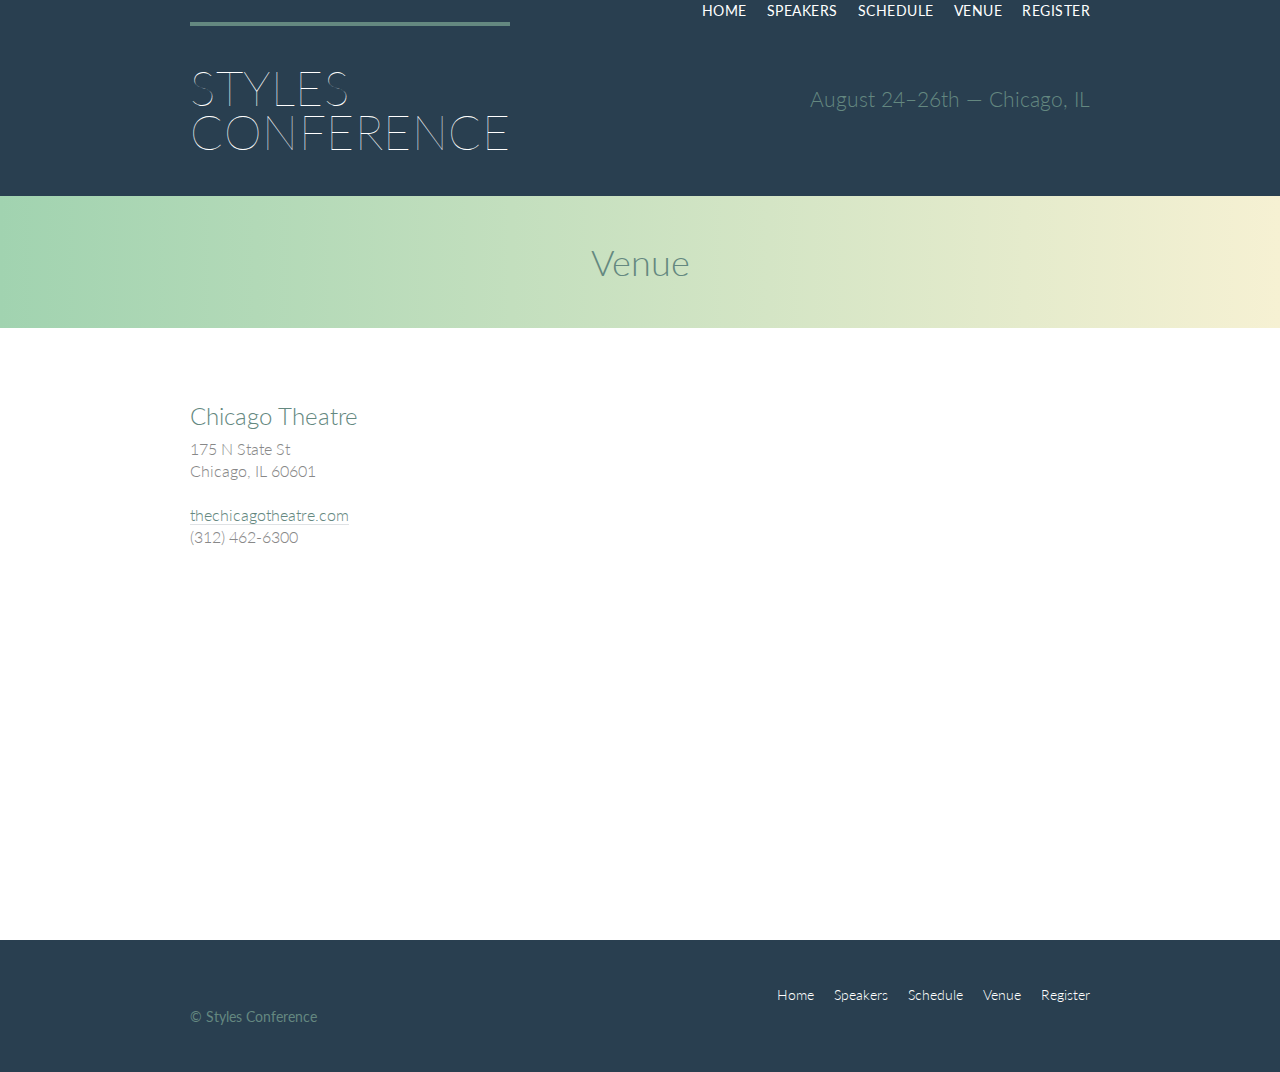
<file: A Beginners Guide to HTML and CSS/styles-conference/venue.html>
<!DOCTYPE html>
<hmtl lang = "en">
	<head>
    <meta charset="utf-8">
    <title>Styles Conference</title>
    <link rel="stylesheet" href="assets/stylesheets/main.css">
    <link rel="stylesheet"
  href="http://fonts.googleapis.com/css?family=Lato:100,300,400">
  </head>
  <body>

    <header class="primary-header container group">
        
      <nav class="nav primary-nav">

        <ul>

          <li><a href="index.html">Home</a></li><!--
          --><li><a href="speakers.html">Speakers</a></li><!--
          --><li><a href="schedule.html">Schedule</a></li><!--
          --><li><a href="venue.html">Venue</a></li><!--
          --><li><a href="register.html">Register</a></li>

        </ul>

      </nav>

      <h1 class = "logo">
        <a href = "index.html">Styles <br> Conference</a>
      </h1>
      <h3 class="tagline">August 24&ndash;26th &mdash; Chicago, IL</h3>
    </header>

    <section class="row-alt">

      <div class="lead container">

        <h1>Venue</h1>

      </div>

    </section>

    <section class="row">

      <div class="grid">

        <section class="venue-theatre">

          <div class="col-1-3">

            <h2>Chicago Theatre</h2>
            <p>175 N State St <br> Chicago, IL 60601</p>
            <p><a href="http://www.thechicagotheatre.com/">thechicagotheatre.com</a> <br> (312) 462-6300</p>
  
          </div><!--

          --><iframe class="venue-map col-2-3" <iframe src="https://www.google.com/maps/embed?pb=!1m18!1m12!1m3!1d2970.3471181070568!2d-87.62969368475835!3d41.88539137922155!2m3!1f0!2f0!3f0!3m2!1i1024!2i768!4f13.1!3m3!1m2!1s0x880e2caff598f035%3A0xed6d5c288e9b5ad2!2s175+N+State+St%2C+Chicago%2C+IL+60601%2C+USA!5e0!3m2!1sen!2sco!4v1469485246799"></iframe>

        </section>

        <section class="venue-hotel">

          <div class="col-1-3">
            
          </div><!--

          --><iframe class="col-2-3"></iframe>

        </section>

        
      </div>

    </section>



    <footer class="container primary-footer group">

      <nav class="nav">
      
        <ul>

          <li><a href="index.html">Home</a></li><!--
          --><li><a href="speakers.html">Speakers</a></li><!--
          --><li><a href="schedule.html">Schedule</a></li><!--
          --><li><a href="venue.html">Venue</a></li><!--
          --><li><a href="register.html">Register</a></li>

        </ul>

      </nav>

      <small>&copy; Styles Conference</small>

    </footer>
  </body>
</hmtl>
</file>
<file: A Beginners Guide to HTML and CSS/styles-conference/assets/stylesheets/main.css>
/* http://meyerweb.com/eric/tools/css/reset/ 2. v2.0 | 20110126
  License: none (public domain)

  ================
   STYLE RESET
  ================
*/

html, body, div, span, applet, object, iframe,
h1, h2, h3, h4, h5, h6, p, blockquote, pre,
a, abbr, acronym, address, big, cite, code,
del, dfn, em, img, ins, kbd, q, s, samp,
small, strike, strong, sub, sup, tt, var,
b, u, i, center,
dl, dt, dd, ol, ul, li,
fieldset, form, label, legend,
table, caption, tbody, tfoot, thead, tr, th, td,
article, aside, canvas, details, embed,
figure, figcaption, footer, header, hgroup,
menu, nav, output, ruby, section, summary,
time, mark, audio, video {
  margin: 0;
  padding: 0;
  border: 0;
  font-size: 100%;
  font: inherit;
  vertical-align: baseline;
}
/* HTML5 display-role reset for older browsers */
article, aside, details, figcaption, figure,
footer, header, hgroup, menu, nav, section {
  display: block;
}
body {
  line-height: 1;
}
ol, ul {
  list-style: none;
}
blockquote, q {
  quotes: none;
}
blockquote:before, blockquote:after,
q:before, q:after {
  content: '';
  content: none;
}
table {
  border-collapse: collapse;
  border-spacing: 0;
}

/* 
  =================
   END STYLE RESET
  =================
*/


/*
  ========================================
  Custom styles
  ========================================
*/

body {
  color: #888;
  background: #293f50;
  font: 300 16px/22px "Lato", "Open Sans", "Helvetica Neue", Helvetica, Arial, sans-serif;
}

h1, h2, h3, h4 {
  color: #648880;
}

h1 {
  font-size: 36px;
  line-height: 44px;
}
h2 {
  font-size: 24px;
  line-height: 44px;
}
h3 {
  font-size: 21px;
}
h4 {
  font-size: 18px;
}

h5 {
  color: #a9b2b9;
  font-size: 14px;
  font-weight: 400;
  text-transform: uppercase;
}

strong {
  font-weight: 400;
}
cite, em {
  font-style: italic;
}



/*
  ==========
  Bleeerp
  ==========
*/


*,
*:before,
*:after {
  box-sizing: border-box;
}
.container,
.grid {
  margin: 0 auto;
  width: 960px;
}
.container {
  padding-left: 30px;
  padding-right: 30px;
}
.grid,
.col-1-3,
.col-2-3 {
  padding-left: 15px;
  padding-right: 15px;
}
.col-1-3,
.col-2-3  {
  display: inline-block;
  vertical-align: top;
}
.col-1-3 {
  width: 33.33%;
}
.col-2-3 {
  width: 66.66%;
}





/*
  ========================================
  Links
  ========================================
*/

a:hover {
  color: #a9b2b9;
}
a {
  color: #648880;
  text-decoration: none;
}

p a {
  border-bottom: 1px solid #dfe2e5;
}

.primary-header a,
.primary-footer a {
  color: #fff;
}

.primary-header a:hover,
.primary-footer a:hover {
  color: #648880;
}

.logo {
  border-top: 4px solid #648880;
  float: left;
  font-size: 48px;
  font-weight: 100;
  letter-spacing: .5px;
  line-height: 44px;
  padding: 40px 0 22px 0;
  text-transform: uppercase;
} 


.tagline {
  margin: 66px 0 22px 0;
  text-align: right;
}

.primary-nav {
  font-size: 14px;
  font-weight: 400;
  letter-spacing: .5px;
  text-transform: uppercase;
}



/*
================
  Typography
================
*/

h1, h3, h4, h5, p {
  margin-bottom: 22px;
}



/*
  ========================================
  Leads
  ========================================
*/

.lead {
  text-align: center;
}

.lead p {
  font-size: 21px;
  line-height: 33px;
}




/*
================
  Buttons
================
*/

.btn {
  border-radius: 5px;
  display: inline-block;
  margin: 0;
  color: #fff;
  cursor: pointer;
  font-weight: 400;
  letter-spacing: .5px;
  text-transform: uppercase;
}

.btn-alt {
  border: 1px solid #fff;
  padding: 10px 30px;
}

.btn-alt:hover {
  background: #fff;
  color: #648880;
}

.hero {
  color: #fff;
  padding: 22px 80px 66px 80px;
  line-height: 44px;
  text-align: center;
}

.hero h2 {
  font-size: 36px;
}

.hero p {
  font-size: 24px;
  font-weight: 100;
}

.teaser a:hover h3 {
  color: #a9b2b9;
}



/*
  ========================================
  Clearfix
  ========================================
*/

.group:before,
.group:after {
  content: "";
  display: table;
}

.group:after {
  clear: both;
}

.group {
  clear: both;
  *zoom: 1x;
}


/*
  ========================================
  Rows
  ========================================
*/

.row,
.row-alt {
  min-width: 960px;
}

.row {
  background: #fff;
  padding: 66px 0 44px 0;
}

.row-alt {
  background: #cbe2c1;
  background: linear-gradient(to right, #a1d3b0, #f6f1d3);
  padding: 44px 0 22px 0;
}



/*
  ========================================
  Primary header
  ========================================
*/

.logo {
  border-top: 4px solid #648880;
  padding: 40px 0 20px 0;
  float: left;
}



/*
  ========================================
  Primary footer
  ========================================
*/

.primary-footer small {
  float: left;
  font-weight: 400;
}

.primary-footer {
  color: #648880;
  font-size: 14px;
  padding-bottom: 44px;
  padding-top: 44px;
}


/*
  ==========
  Bleeerp
  ==========
*/






/*
  ========================================
  Navigation
  ========================================
*/

.nav {
  text-align: right;
}

.nav li {
  display: inline-block;
  margin: 0 10px;
  vertical-align: top;
}
.nav li:last-child {
  margin-right: 0;
}



/*
  ========================================
  Speakers
  ========================================
*/

.speaker-info {
  border: 1px solid #dfe2e5;
  border-radius: 5px;
  margin-top: 88px;
  padding-bottom: 22px;
  text-align: center;
}

.speaker {
  margin-bottom: 44px;
}

.speaker-info img {
  border-radius: 50%;
  height: 130px;
  vertical-align: top;
  margin: -66px 0 22px 0;
}

.teaser img {
  border-radius: 5px;
  display: block;
  margin-bottom: 22px;
  max-width: 100%
}




/*
  ========================================
  Venue
  ========================================
*/


.venue-theatre {
  margin-bottom: 66px;
}
.venue-hotel {
  margin-bottom: 22px;
}

.venue-map {
  height: 264px;
}



/*
  ========================================
  Register
  ========================================
*/

.why-attend {
  list-style: square;
  margin: 0 0 22px 30px;
}

form {
  margin-bottom: 22px;
}

input,
select,
textarea {
  font: 300 16px/22px "Lato", "Open Sans", "Helvetica Neue", Helvetica, Arial, sans-serif;
}

.register-group label {
  color: #648880;
  cursor: pointer;
  font-weight: 400;
}

.register-group input,
.register-group select,
.register-group textarea {
  border: 1px solid #c6c9cc;
  border-radius: 5px;
  color: #888;
  display: block;
  margin: 5px 0 27px 0;
  padding: 5px 8px;
}

.register-group input,
.register-group textarea {
  width: 100%;
}

.register-group select {
  height: 34px;
  width: 60px;
}

.register-group textarea {
  height: 78px;
}

.btn-default {
  border: 0;
  background: #648880;
  padding: 11px 30px;
  font-size: 14px;
}
.btn-default:hover {
  background: #77a198;
}







/*
  ========================================
  Schedule
  ========================================
*/



table {
  margin-bottom: 44px;
  width: 100%;
}

table:last-child {
  margin-bottom: 0;
}

th,
td {
  padding-bottom: 22px;
  vertical-align: top;
}

th {
  padding-right: 45px;
  text-align: right;
  width: 20%;
}

td {
  width: 40%;
}

thead {
  line-height: 44px;
}
thead th {
  color: #648880;
  font-size: 24px;
}

tbody th {
  color: #a9b2b9;
  font-size: 14px;
  font-weight: 400;
  padding-top: 22px;
  text-transform: uppercase;
}

tbody td {
  border-top: 1px solid #dfe2e5;
  padding-top: 21px;
}
tbody td:first-of-type {
  padding-right: 15px;
}
tbody td:last-of-type {
  padding-left: 15px;
}
tbody td:only-of-type {
  padding-left: 0;
  padding-right: 0;
}

table a {
  color: #888;
}
table h4 {
  margin-bottom: 0;
}

.schedule-offset {
  color: #a9b2b9;
}
</file>
